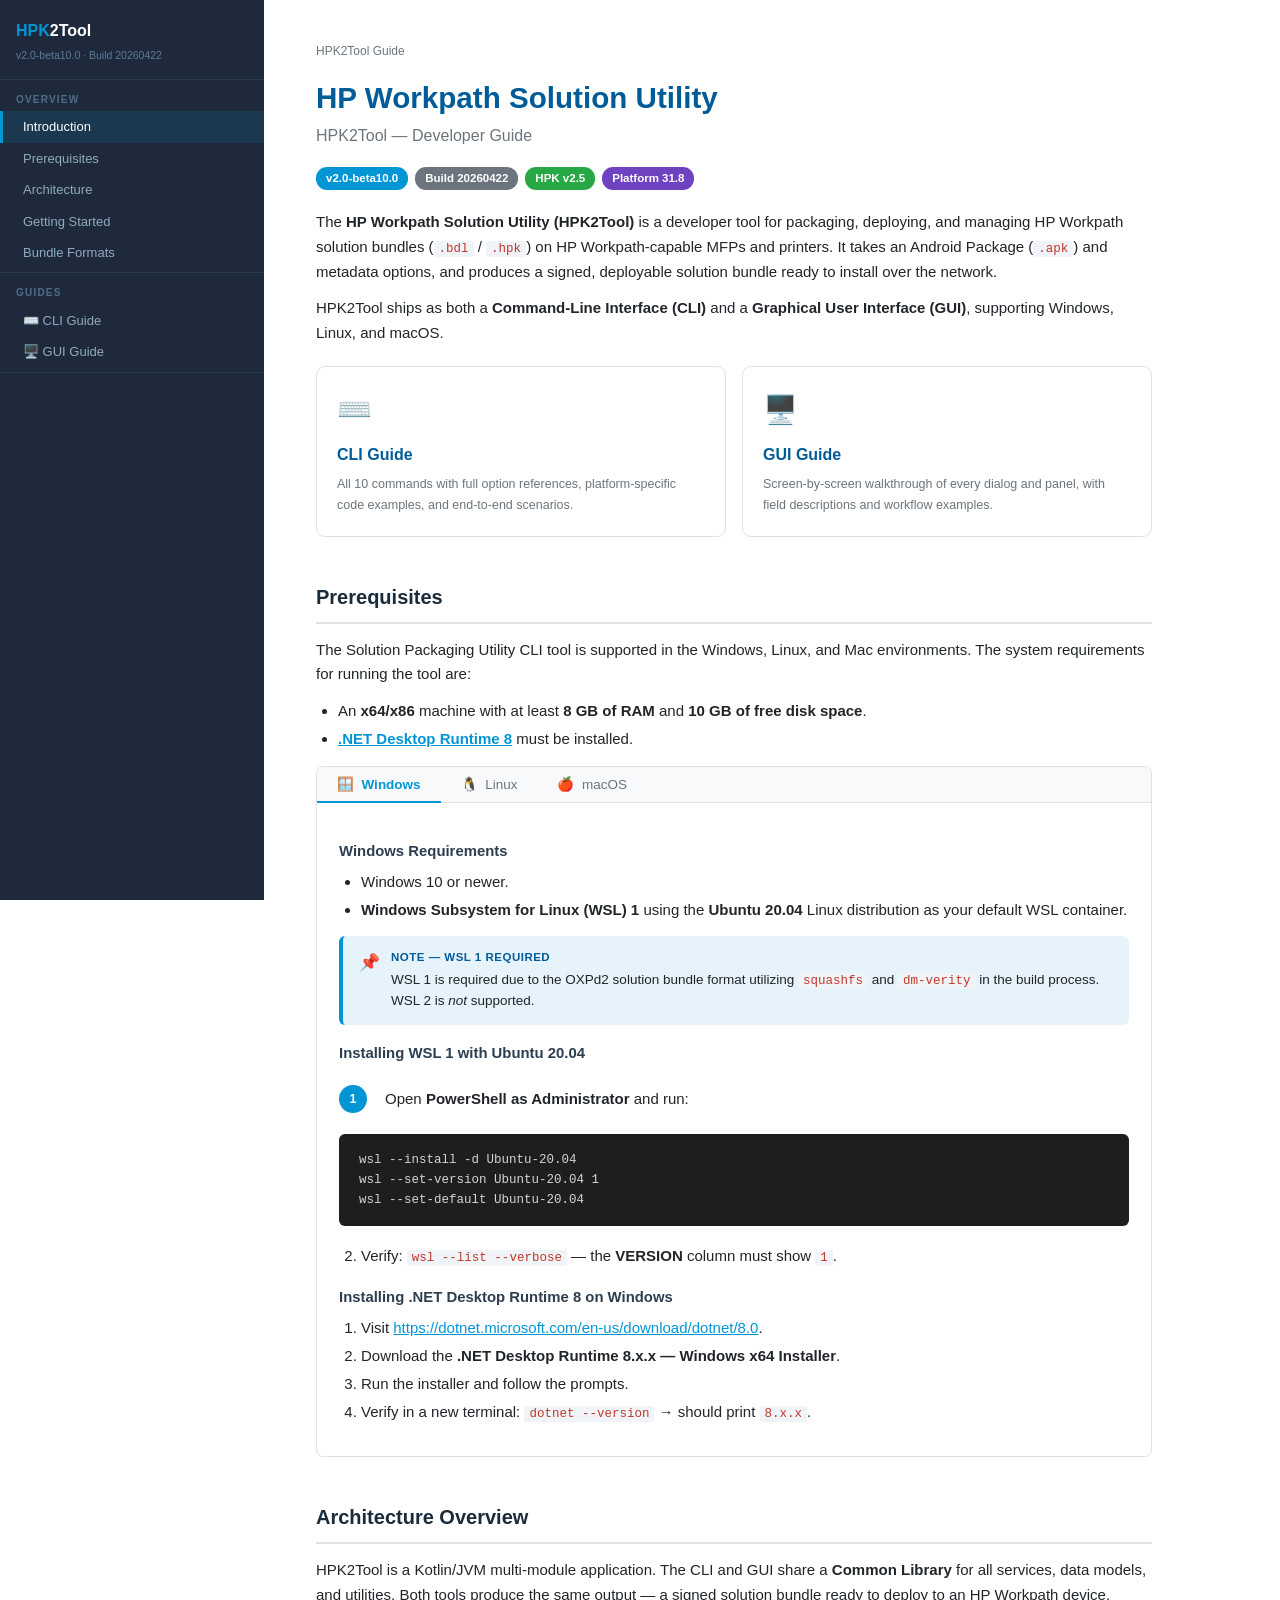
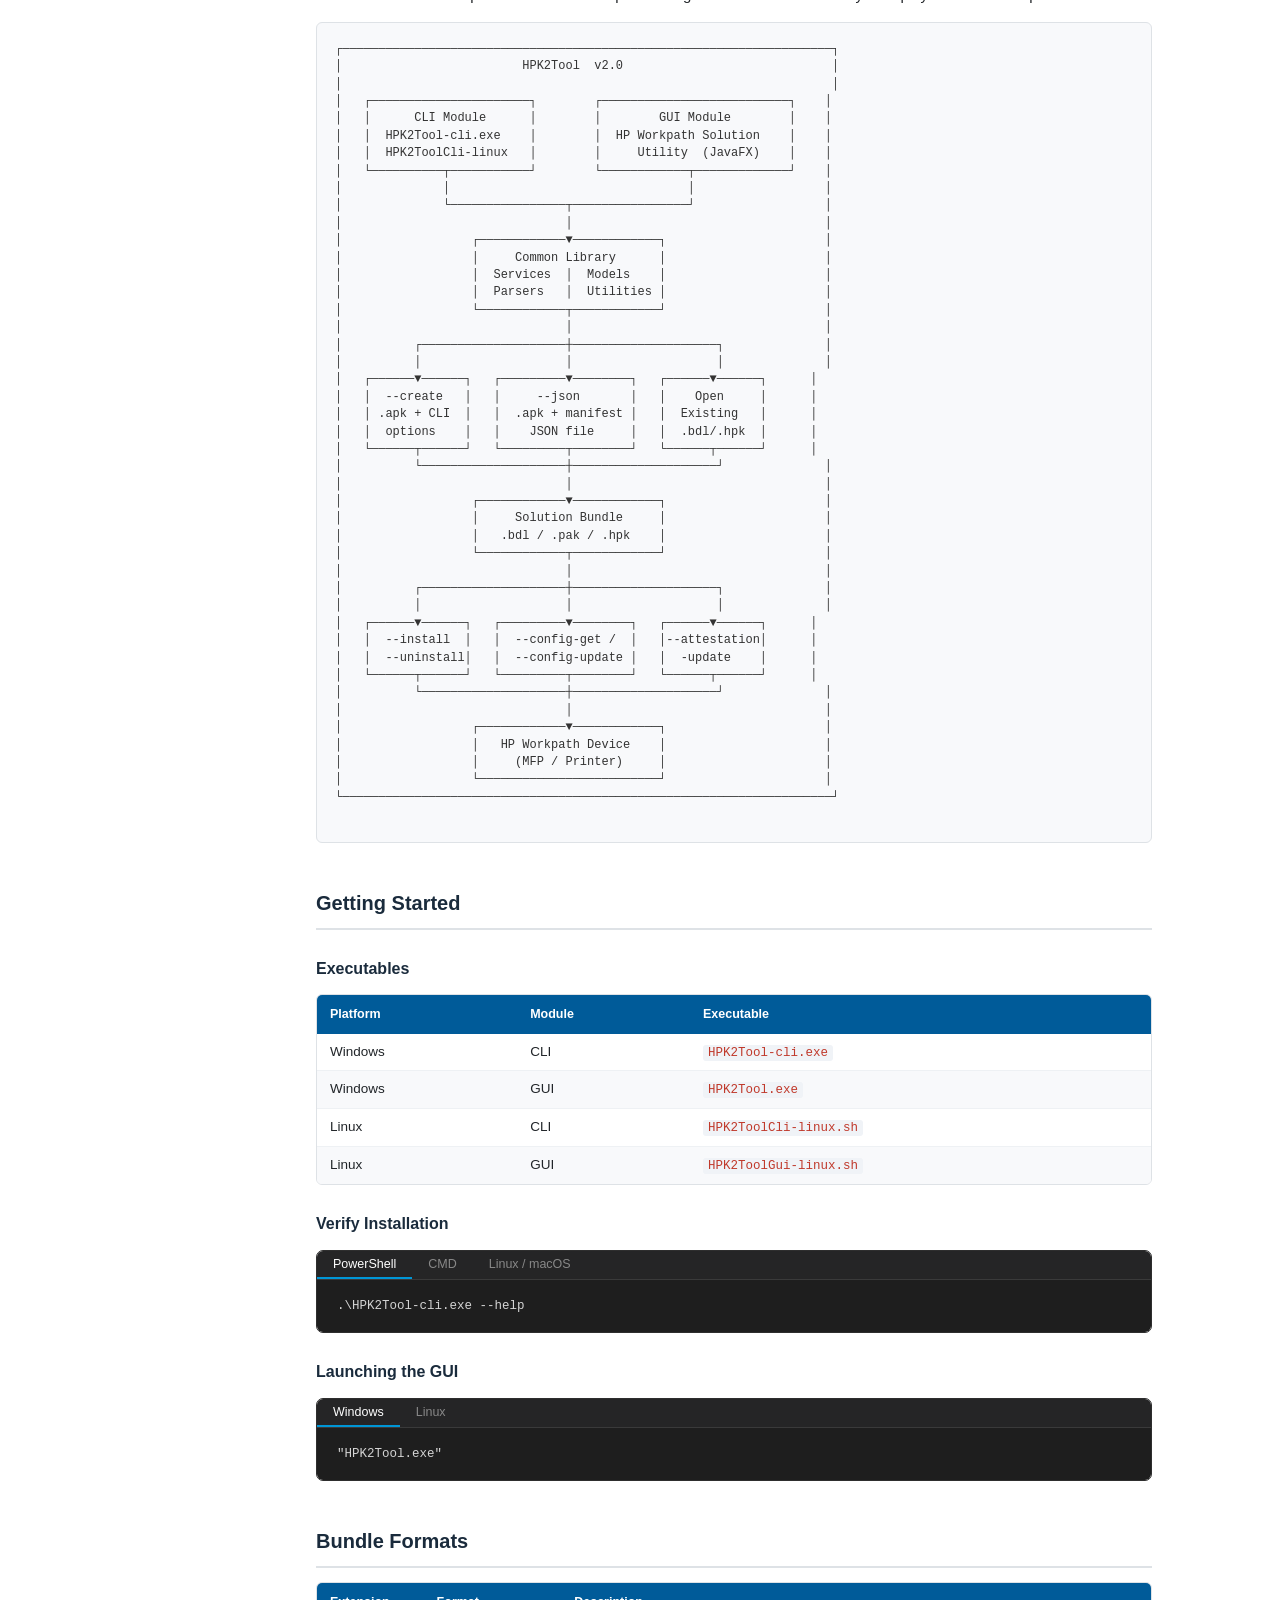
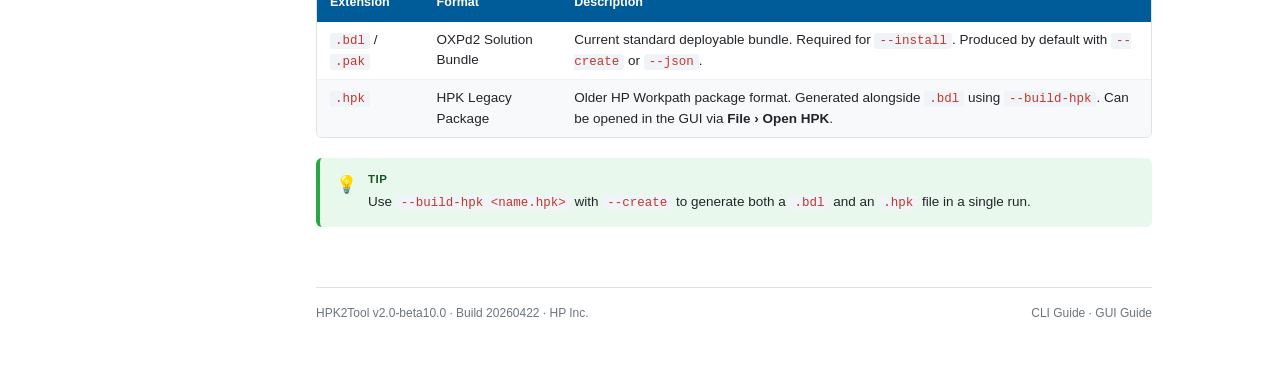
<file: HPK2Tool_Guide/index.html>
<!DOCTYPE html>
<html lang="en">
<head>
  <meta charset="UTF-8">
  <meta name="viewport" content="width=device-width, initial-scale=1.0">
  <title>HPK2Tool — Developer Guide</title>
  <link rel="stylesheet" href="style.css">
</head>
<body>
<div class="layout">

  <!-- ═══ SIDEBAR ═══════════════════════════════════════════════ -->
  <aside class="sidebar">
    <div class="sidebar-header">
      <a class="logo" href="index.html"><span>HPK</span>2Tool</a>
      <div class="ver">v2.0-beta10.0 · Build 20260422</div>
    </div>

    <div class="sidebar-group">
      <div class="sidebar-group-title">Overview</div>
      <nav>
        <a href="index.html" class="active">Introduction</a>
        <a href="#prerequisites">Prerequisites</a>
        <a href="#architecture">Architecture</a>
        <a href="#getting-started">Getting Started</a>
        <a href="#bundle-formats">Bundle Formats</a>
      </nav>
    </div>

    <div class="sidebar-group">
      <div class="sidebar-group-title">Guides</div>
      <nav>
        <a href="cli.html">⌨️ CLI Guide</a>
        <a href="gui.html">🖥️ GUI Guide</a>
      </nav>
    </div>
  </aside>

  <!-- ═══ CONTENT ═══════════════════════════════════════════════ -->
  <main class="content">

    <div class="breadcrumb">HPK2Tool Guide</div>

    <h1>HP Workpath Solution Utility</h1>
    <p class="page-subtitle">HPK2Tool — Developer Guide</p>

    <div class="badge-row">
      <span class="badge">v2.0-beta10.0</span>
      <span class="badge bg-gray">Build 20260422</span>
      <span class="badge bg-green">HPK v2.5</span>
      <span class="badge bg-purple">Platform 31.8</span>
    </div>

    <p>
      The <strong>HP Workpath Solution Utility (HPK2Tool)</strong> is a developer tool for packaging,
      deploying, and managing HP Workpath solution bundles (<code>.bdl</code> / <code>.hpk</code>)
      on HP Workpath-capable MFPs and printers. It takes an Android Package (<code>.apk</code>) and
      metadata options, and produces a signed, deployable solution bundle ready to install over the
      network.
    </p>
    <p>
      HPK2Tool ships as both a <strong>Command-Line Interface (CLI)</strong> and a
      <strong>Graphical User Interface (GUI)</strong>, supporting Windows, Linux, and macOS.
    </p>

    <div class="card-grid">
      <a class="card" href="cli.html">
        <div class="card-icon">⌨️</div>
        <h3>CLI Guide</h3>
        <p>All 10 commands with full option references, platform-specific code examples, and end-to-end scenarios.</p>
      </a>
      <a class="card" href="gui.html">
        <div class="card-icon">🖥️</div>
        <h3>GUI Guide</h3>
        <p>Screen-by-screen walkthrough of every dialog and panel, with field descriptions and workflow examples.</p>
      </a>
    </div>

    <!-- ─── PREREQUISITES ──────────────────────────────────────── -->
    <h2 id="prerequisites">Prerequisites</h2>

    <p>
      The Solution Packaging Utility CLI tool is supported in the Windows, Linux, and Mac environments.
      The system requirements for running the tool are:
    </p>
    <ul>
      <li>An <strong>x64/x86</strong> machine with at least <strong>8 GB of RAM</strong> and <strong>10 GB of free disk space</strong>.</li>
      <li>
        <a href="https://dotnet.microsoft.com/en-us/download/dotnet/8.0" target="_blank"
           rel="noopener"><strong>.NET Desktop Runtime 8</strong></a> must be installed.
      </li>
    </ul>

    <div class="os-section" id="os-reqs">
      <div class="os-tabs">
        <button class="os-tab-btn active" data-os="windows">🪟&nbsp; Windows</button>
        <button class="os-tab-btn"        data-os="linux">🐧&nbsp; Linux</button>
        <button class="os-tab-btn"        data-os="macos">🍎&nbsp; macOS</button>
      </div>

      <!-- WINDOWS -->
      <div class="os-panel active" data-os="windows">
        <h4>Windows Requirements</h4>
        <ul>
          <li>Windows 10 or newer.</li>
          <li>
            <strong>Windows Subsystem for Linux (WSL) 1</strong> using the
            <strong>Ubuntu 20.04</strong> Linux distribution as your default WSL container.
          </li>
        </ul>
        <div class="callout note">
          <span class="callout-icon">📌</span>
          <div class="callout-body">
            <strong>Note — WSL 1 Required</strong>
            WSL 1 is required due to the OXPd2 solution bundle format utilizing
            <code>squashfs</code> and <code>dm-verity</code> in the build process.
            WSL 2 is <em>not</em> supported.
          </div>
        </div>

        <h4>Installing WSL 1 with Ubuntu 20.04</h4>
        <ol class="steps">
          <li>Open <strong>PowerShell as Administrator</strong> and run:</li>
        </ol>
<pre class="standalone">wsl --install -d Ubuntu-20.04
wsl --set-version Ubuntu-20.04 1
wsl --set-default Ubuntu-20.04</pre>
        <ol start="2">
          <li>Verify: <code>wsl --list --verbose</code> — the <strong>VERSION</strong> column must show <code>1</code>.</li>
        </ol>

        <h4>Installing .NET Desktop Runtime 8 on Windows</h4>
        <ol>
          <li>Visit <a href="https://dotnet.microsoft.com/en-us/download/dotnet/8.0" target="_blank">https://dotnet.microsoft.com/en-us/download/dotnet/8.0</a>.</li>
          <li>Download the <strong>.NET Desktop Runtime 8.x.x — Windows x64 Installer</strong>.</li>
          <li>Run the installer and follow the prompts.</li>
          <li>Verify in a new terminal: <code>dotnet --version</code> → should print <code>8.x.x</code>.</li>
        </ol>
      </div>

      <!-- LINUX -->
      <div class="os-panel" data-os="linux">
        <h4>Linux Requirements</h4>
        <ul>
          <li>Debian 9+, Ubuntu 16.04+, or Fedora 30+</li>
        </ul>

        <h4>Installing .NET Runtime 8 on Ubuntu / Debian</h4>
<pre class="standalone">sudo apt-get update
sudo apt-get install -y dotnet-runtime-8.0</pre>
        <p>Or download the binary tarball directly from
          <a href="https://dotnet.microsoft.com/en-us/download/dotnet/8.0" target="_blank">dotnet.microsoft.com</a>
          and extract it to a directory on your <code>PATH</code>.
        </p>

        <h4>Installing .NET Runtime 8 on Fedora</h4>
<pre class="standalone">sudo dnf install dotnet-runtime-8.0</pre>

        <h4>Verify</h4>
<pre class="standalone">dotnet --version   # should print 8.x.x</pre>
      </div>

      <!-- MACOS -->
      <div class="os-panel" data-os="macos">
        <h4>macOS Requirements</h4>
        <ul>
          <li>macOS High Sierra 10.13 or newer.</li>
        </ul>
        <div class="callout warning">
          <span class="callout-icon">⚠️</span>
          <div class="callout-body">
            <strong>OpenSSL Required on Some Versions</strong>
            Some macOS versions require <strong>OpenSSL</strong> to be installed in order to
            sign your solution bundle.
          </div>
        </div>

        <h4>Installing OpenSSL via Homebrew</h4>
<pre class="standalone"># Install Homebrew if not already installed
/bin/bash -c "$(curl -fsSL https://raw.githubusercontent.com/Homebrew/install/HEAD/install.sh)"

brew install openssl

# Add to PATH — append to ~/.zshrc or ~/.bash_profile
export PATH="/usr/local/opt/openssl@3/bin:$PATH"</pre>

        <h4>Installing .NET Runtime 8 on macOS</h4>
        <ol>
          <li>Visit <a href="https://dotnet.microsoft.com/en-us/download/dotnet/8.0" target="_blank">https://dotnet.microsoft.com/en-us/download/dotnet/8.0</a>.</li>
          <li>Download the <strong>.NET Runtime 8.x.x — macOS x64</strong> (Intel) or <strong>Arm64</strong> (Apple Silicon) installer.</li>
          <li>Run the <code>.pkg</code> installer and follow the prompts.</li>
          <li>Verify: <code>dotnet --version</code></li>
        </ol>
      </div>
    </div><!-- /os-section -->

    <!-- ─── ARCHITECTURE ───────────────────────────────────────── -->
    <h2 id="architecture">Architecture Overview</h2>
    <p>
      HPK2Tool is a Kotlin/JVM multi-module application. The CLI and GUI share a
      <strong>Common Library</strong> for all services, data models, and utilities.
      Both tools produce the same output — a signed solution bundle ready to deploy to an
      HP Workpath device.
    </p>

    <div class="diagram"><pre>
┌────────────────────────────────────────────────────────────────────┐
│                         HPK2Tool  v2.0                             │
│                                                                    │
│   ┌──────────────────────┐        ┌──────────────────────────┐    │
│   │      CLI Module      │        │        GUI Module        │    │
│   │  HPK2Tool-cli.exe    │        │  HP Workpath Solution    │    │
│   │  HPK2ToolCli-linux   │        │     Utility  (JavaFX)    │    │
│   └──────────┬───────────┘        └────────────┬─────────────┘    │
│              │                                 │                  │
│              └────────────────┬────────────────┘                  │
│                               │                                   │
│                  ┌────────────▼────────────┐                      │
│                  │     Common Library      │                      │
│                  │  Services  │  Models    │                      │
│                  │  Parsers   │  Utilities │                      │
│                  └────────────┬────────────┘                      │
│                               │                                   │
│          ┌────────────────────┼────────────────────┐              │
│          │                    │                    │              │
│   ┌──────▼──────┐   ┌─────────▼────────┐   ┌──────▼──────┐      │
│   │  --create   │   │     --json       │   │    Open     │      │
│   │ .apk + CLI  │   │  .apk + manifest │   │  Existing   │      │
│   │  options    │   │    JSON file     │   │  .bdl/.hpk  │      │
│   └──────┬──────┘   └─────────┬────────┘   └──────┬──────┘      │
│          └────────────────────┼────────────────────┘              │
│                               │                                   │
│                  ┌────────────▼────────────┐                      │
│                  │     Solution Bundle     │                      │
│                  │   .bdl / .pak / .hpk    │                      │
│                  └────────────┬────────────┘                      │
│                               │                                   │
│          ┌────────────────────┼────────────────────┐              │
│          │                    │                    │              │
│   ┌──────▼──────┐   ┌─────────▼────────┐   ┌──────▼──────┐      │
│   │  --install  │   │  --config-get /  │   │--attestation│      │
│   │  --uninstall│   │  --config-update │   │  -update    │      │
│   └──────┬──────┘   └─────────┬────────┘   └──────┬──────┘      │
│          └────────────────────┼────────────────────┘              │
│                               │                                   │
│                  ┌────────────▼────────────┐                      │
│                  │   HP Workpath Device    │                      │
│                  │     (MFP / Printer)     │                      │
│                  └─────────────────────────┘                      │
└────────────────────────────────────────────────────────────────────┘
    </pre></div>

    <!-- ─── GETTING STARTED ────────────────────────────────────── -->
    <h2 id="getting-started">Getting Started</h2>

    <h3>Executables</h3>
    <div class="table-wrap">
      <table>
        <thead><tr><th>Platform</th><th>Module</th><th>Executable</th></tr></thead>
        <tbody>
          <tr><td>Windows</td><td>CLI</td><td><code>HPK2Tool-cli.exe</code></td></tr>
          <tr><td>Windows</td><td>GUI</td><td><code>HPK2Tool.exe</code></td></tr>
          <tr><td>Linux</td><td>CLI</td><td><code>HPK2ToolCli-linux.sh</code></td></tr>
          <tr><td>Linux</td><td>GUI</td><td><code>HPK2ToolGui-linux.sh</code></td></tr>
        </tbody>
      </table>
    </div>

    <h3>Verify Installation</h3>
    <div class="code-container">
      <div class="code-tabs">
        <button class="code-tab-btn active" data-tab="ps">PowerShell</button>
        <button class="code-tab-btn"        data-tab="cmd">CMD</button>
        <button class="code-tab-btn"        data-tab="linux">Linux / macOS</button>
      </div>
      <div class="code-panel active" data-tab="ps"><pre>.\HPK2Tool-cli.exe --help</pre></div>
      <div class="code-panel"        data-tab="cmd"><pre>HPK2Tool-cli.exe --help</pre></div>
      <div class="code-panel"        data-tab="linux"><pre>./HPK2ToolCli-linux.sh --help</pre></div>
    </div>

    <h3>Launching the GUI</h3>
    <div class="code-container">
      <div class="code-tabs">
        <button class="code-tab-btn active" data-tab="ps">Windows</button>
        <button class="code-tab-btn"        data-tab="linux">Linux</button>
      </div>
      <div class="code-panel active" data-tab="ps"><pre>"HPK2Tool.exe"</pre></div>
      <div class="code-panel"        data-tab="linux"><pre>./HPK2ToolGui-linux.sh</pre></div>
    </div>

    <!-- ─── BUNDLE FORMATS ────────────────────────────────────── -->
    <h2 id="bundle-formats">Bundle Formats</h2>
    <div class="table-wrap">
      <table>
        <thead><tr><th>Extension</th><th>Format</th><th>Description</th></tr></thead>
        <tbody>
          <tr>
            <td><code>.bdl</code> / <code>.pak</code></td>
            <td>OXPd2 Solution Bundle</td>
            <td>Current standard deployable bundle. Required for <code>--install</code>. Produced by default with <code>--create</code> or <code>--json</code>.</td>
          </tr>
          <tr>
            <td><code>.hpk</code></td>
            <td>HPK Legacy Package</td>
            <td>Older HP Workpath package format. Generated alongside <code>.bdl</code> using <code>--build-hpk</code>. Can be opened in the GUI via <strong>File › Open HPK</strong>.</td>
          </tr>
        </tbody>
      </table>
    </div>

    <div class="callout tip">
      <span class="callout-icon">💡</span>
      <div class="callout-body">
        <strong>Tip</strong>
        Use <code>--build-hpk &lt;name.hpk&gt;</code> with <code>--create</code> to generate both
        a <code>.bdl</code> and an <code>.hpk</code> file in a single run.
      </div>
    </div>

    <div class="content-footer">
      <span>HPK2Tool v2.0-beta10.0 · Build 20260422 · HP Inc.</span>
      <span>
        <a href="cli.html">CLI Guide</a> ·
        <a href="gui.html">GUI Guide</a>
      </span>
    </div>

  </main>
</div>

<script>
  document.addEventListener('click', function (e) {
    // Code tabs
    const codeBtn = e.target.closest('.code-tab-btn');
    if (codeBtn) {
      const c = codeBtn.closest('.code-container');
      const t = codeBtn.dataset.tab;
      c.querySelectorAll('.code-tab-btn').forEach(b => b.classList.toggle('active', b.dataset.tab === t));
      c.querySelectorAll('.code-panel').forEach(p => p.classList.toggle('active', p.dataset.tab === t));
    }
    // OS tabs
    const osBtn = e.target.closest('.os-tab-btn');
    if (osBtn) {
      const c = osBtn.closest('.os-section');
      const o = osBtn.dataset.os;
      c.querySelectorAll('.os-tab-btn').forEach(b => b.classList.toggle('active', b.dataset.os === o));
      c.querySelectorAll('.os-panel').forEach(p => p.classList.toggle('active', p.dataset.os === o));
    }
  });
</script>
</body>
</html>
</file>
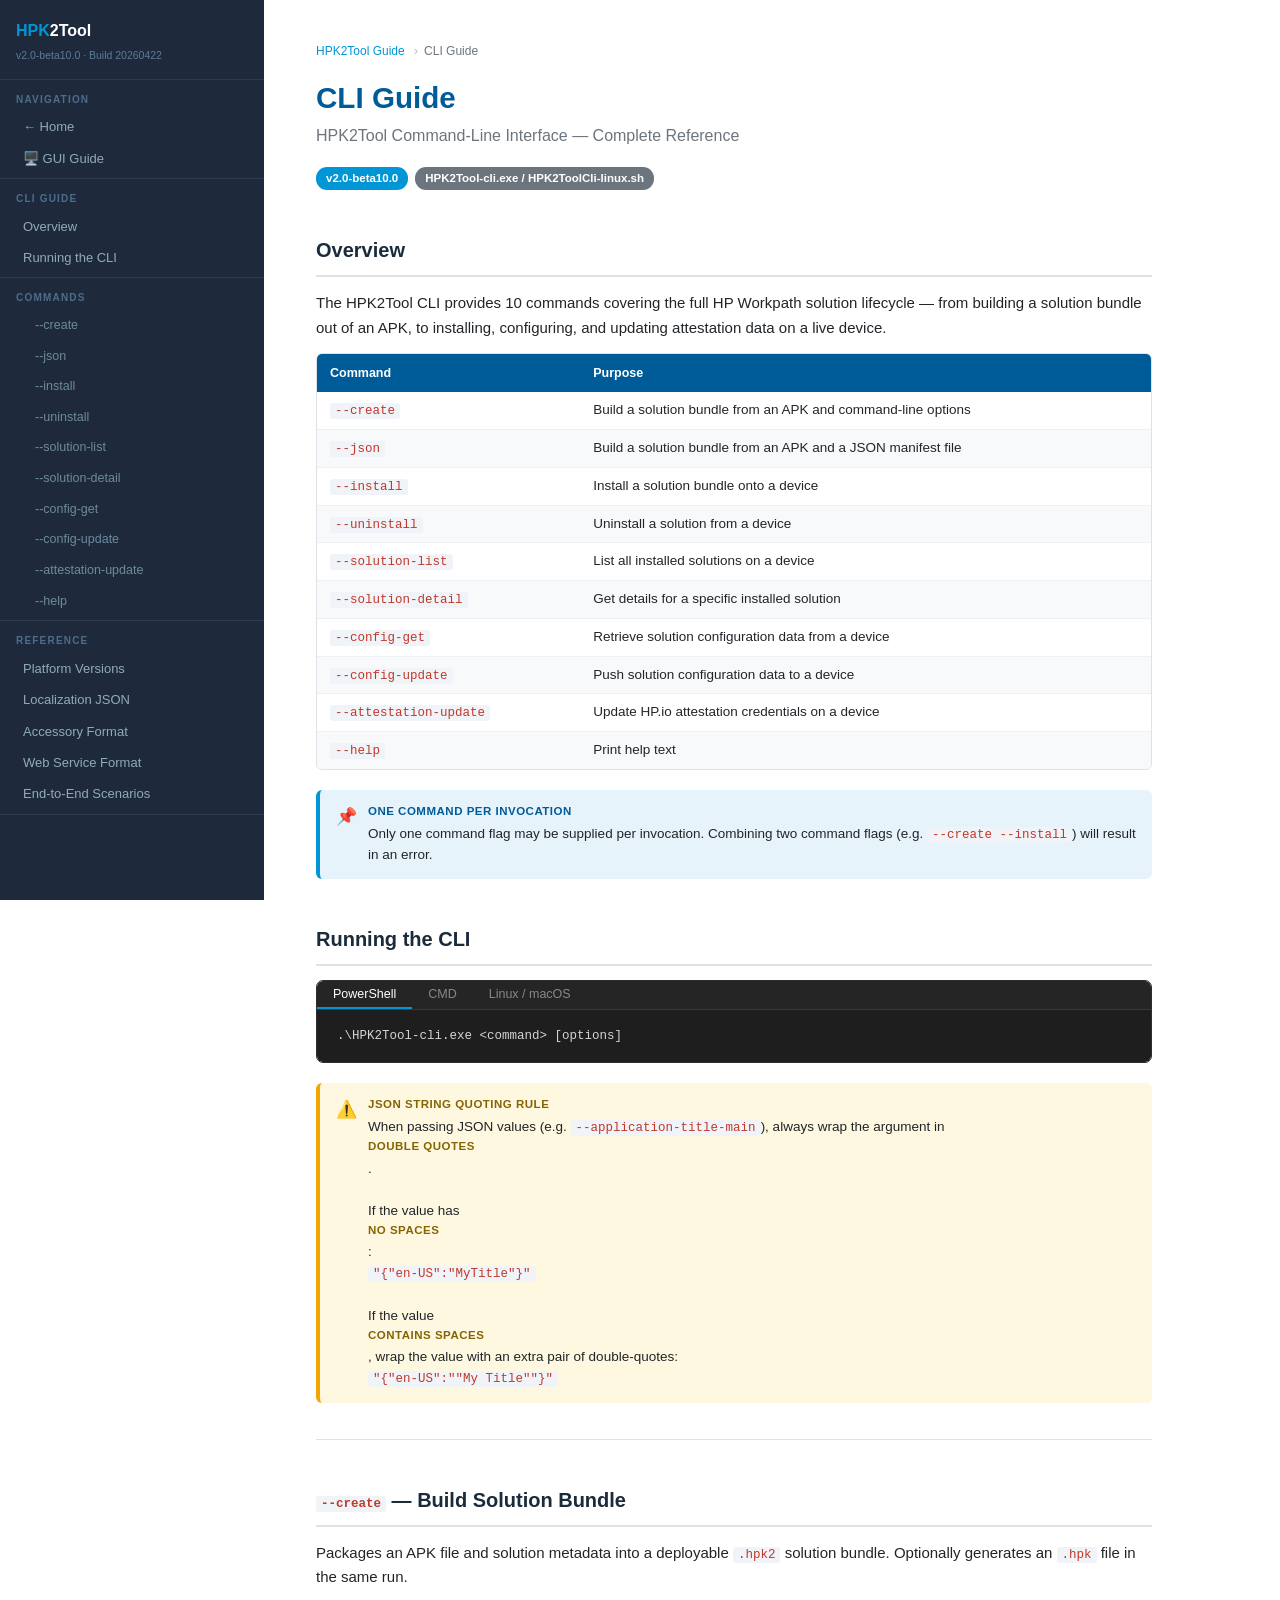
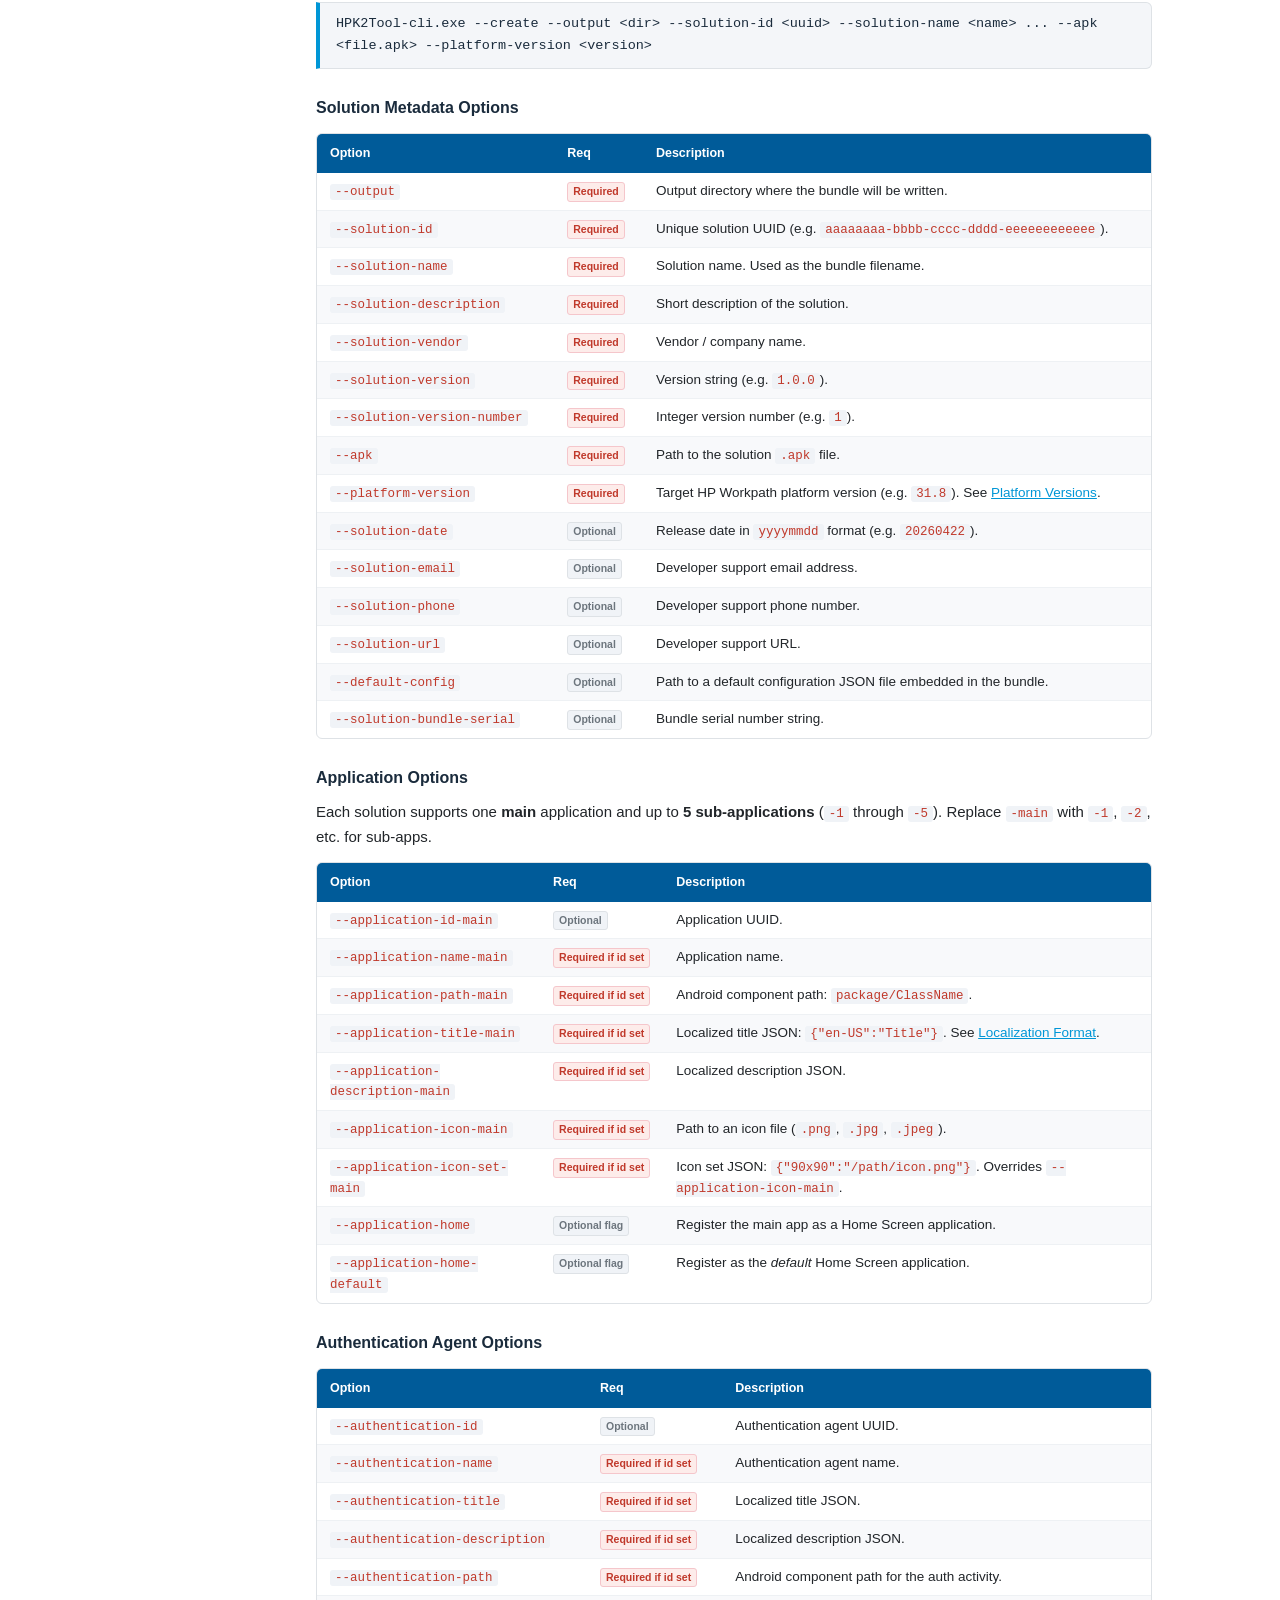
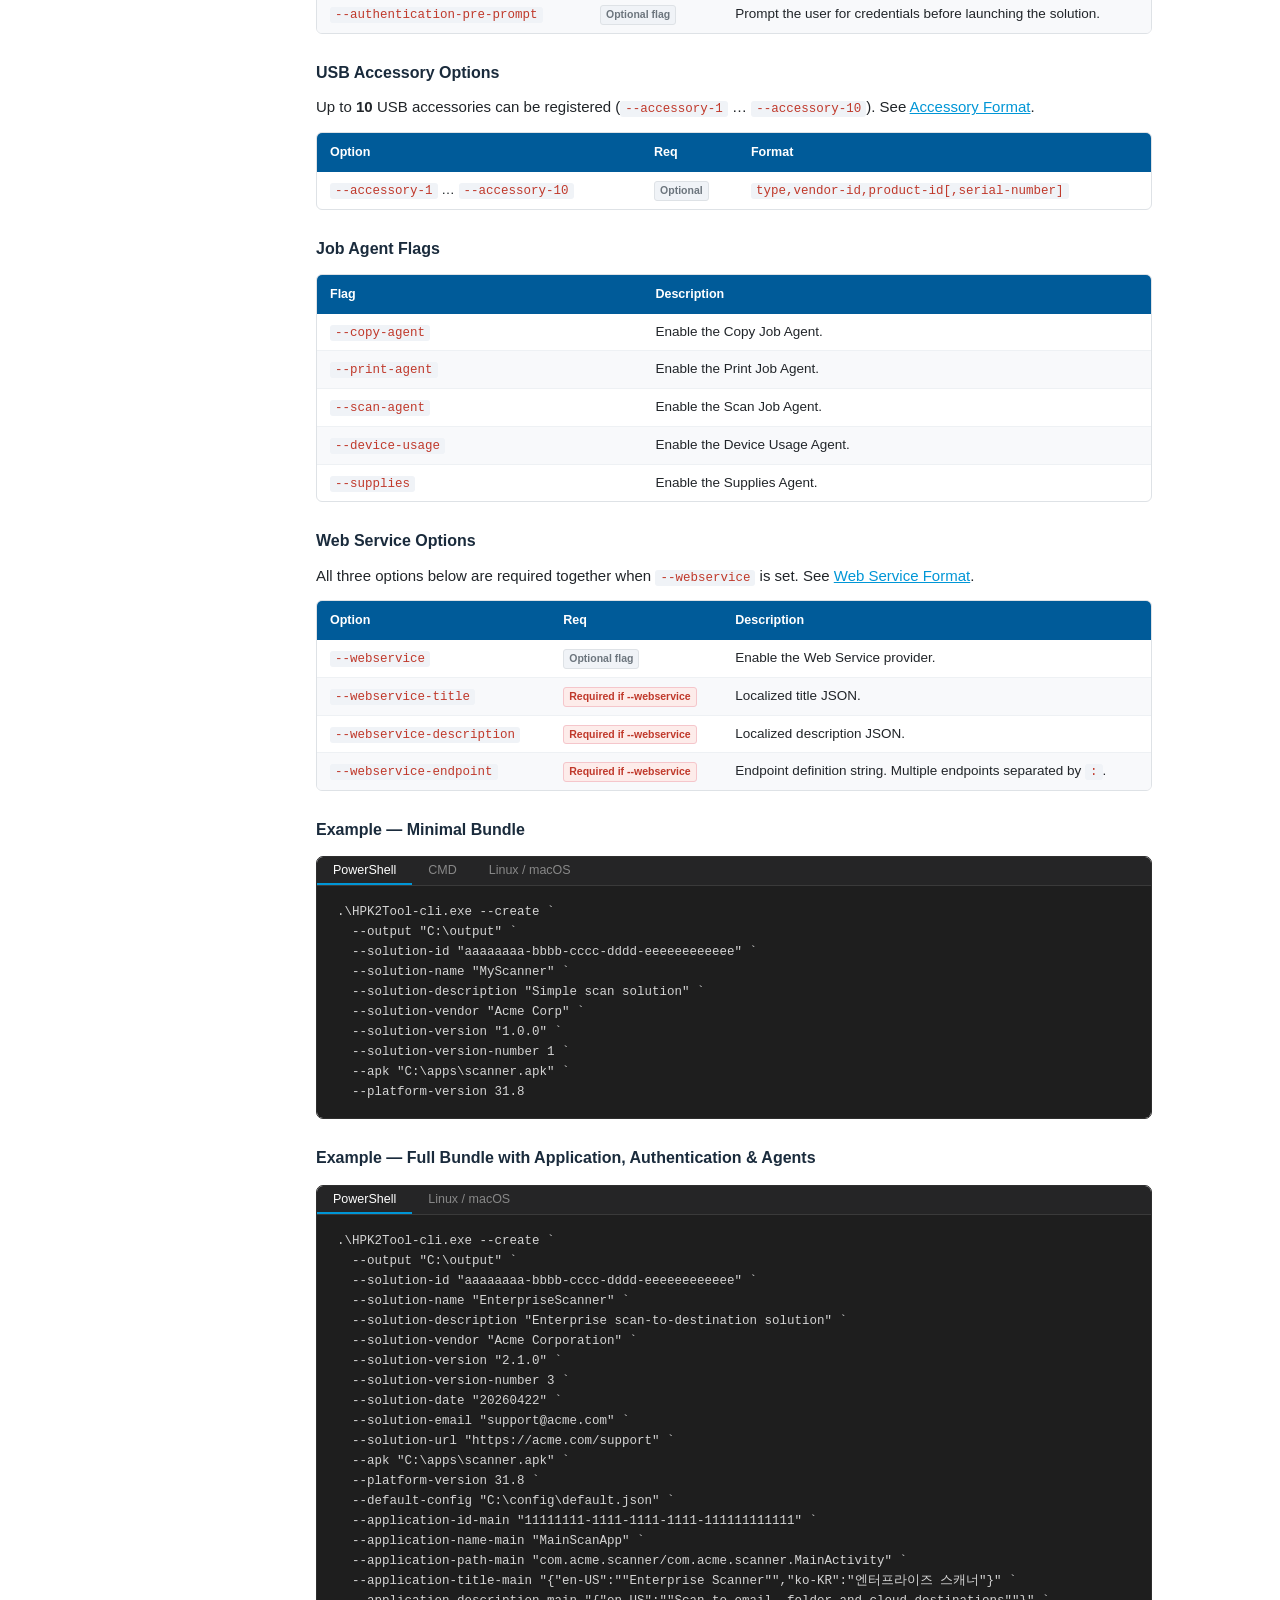
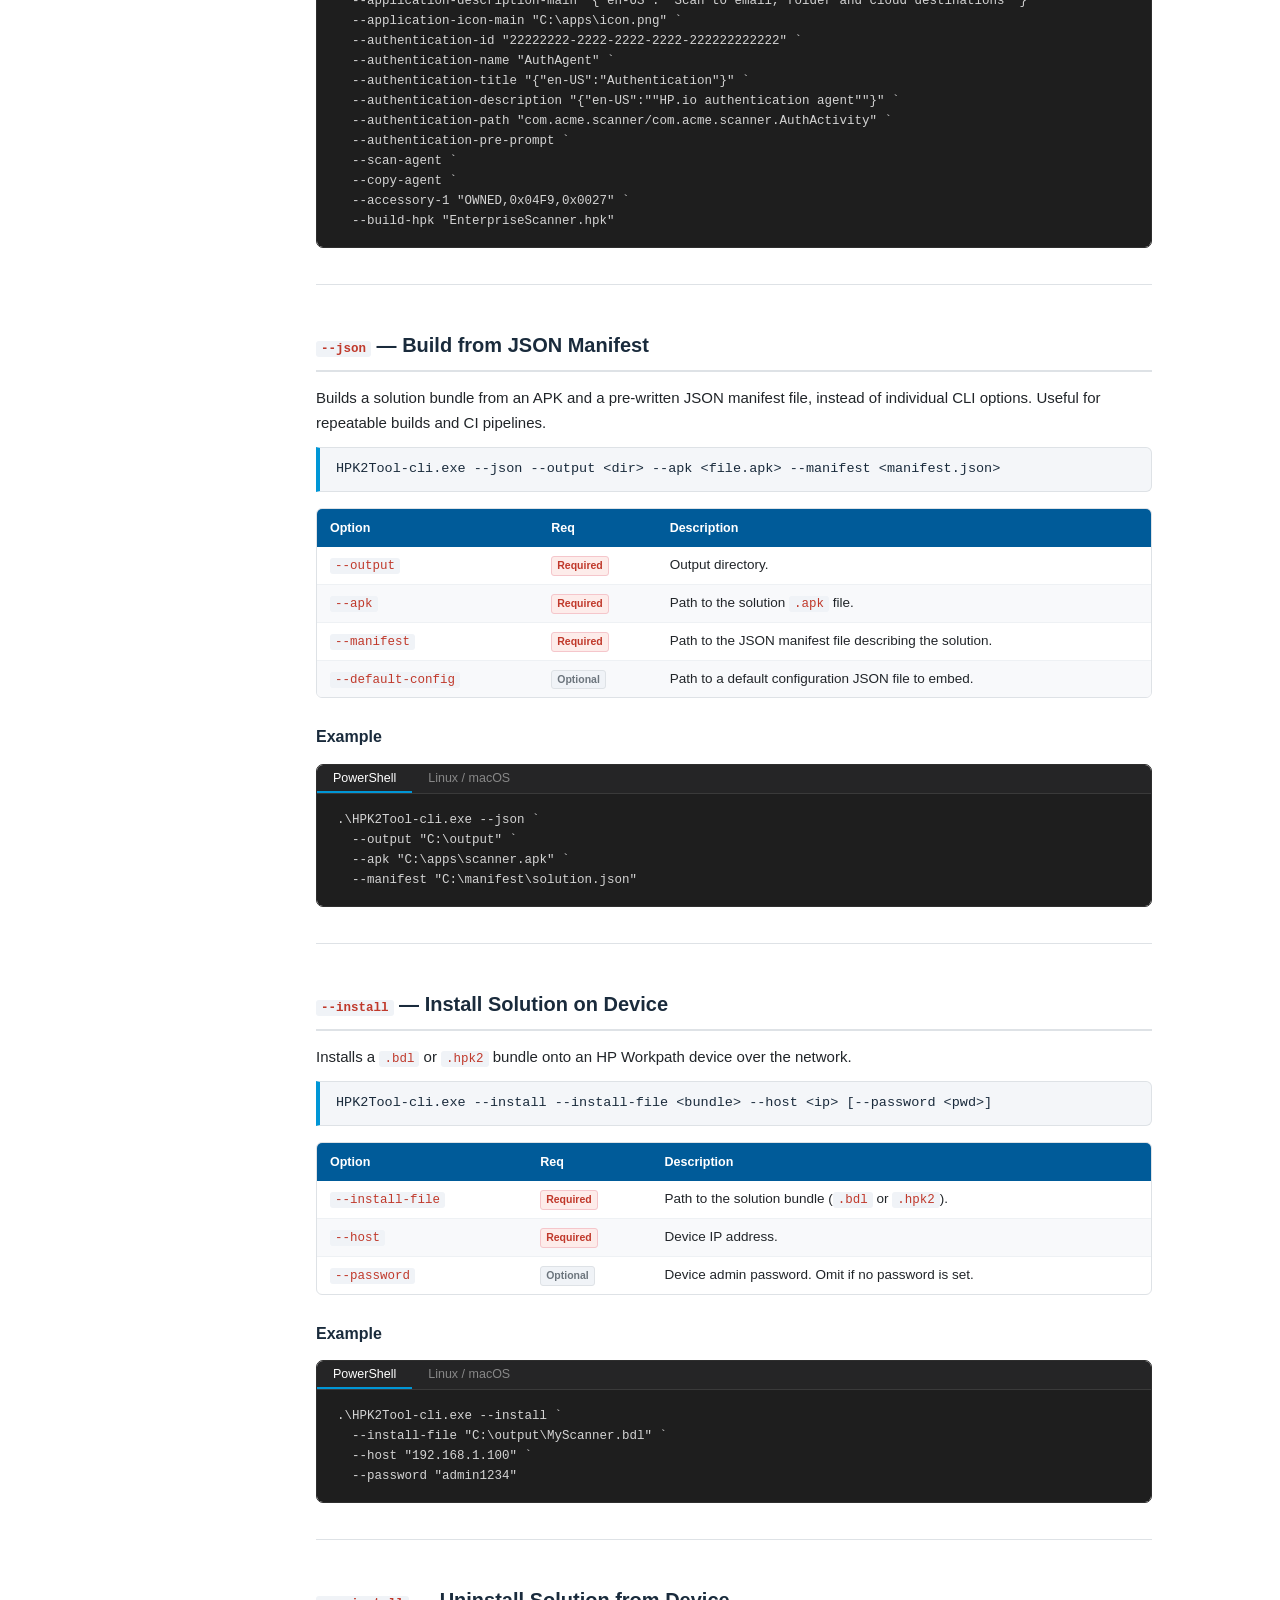
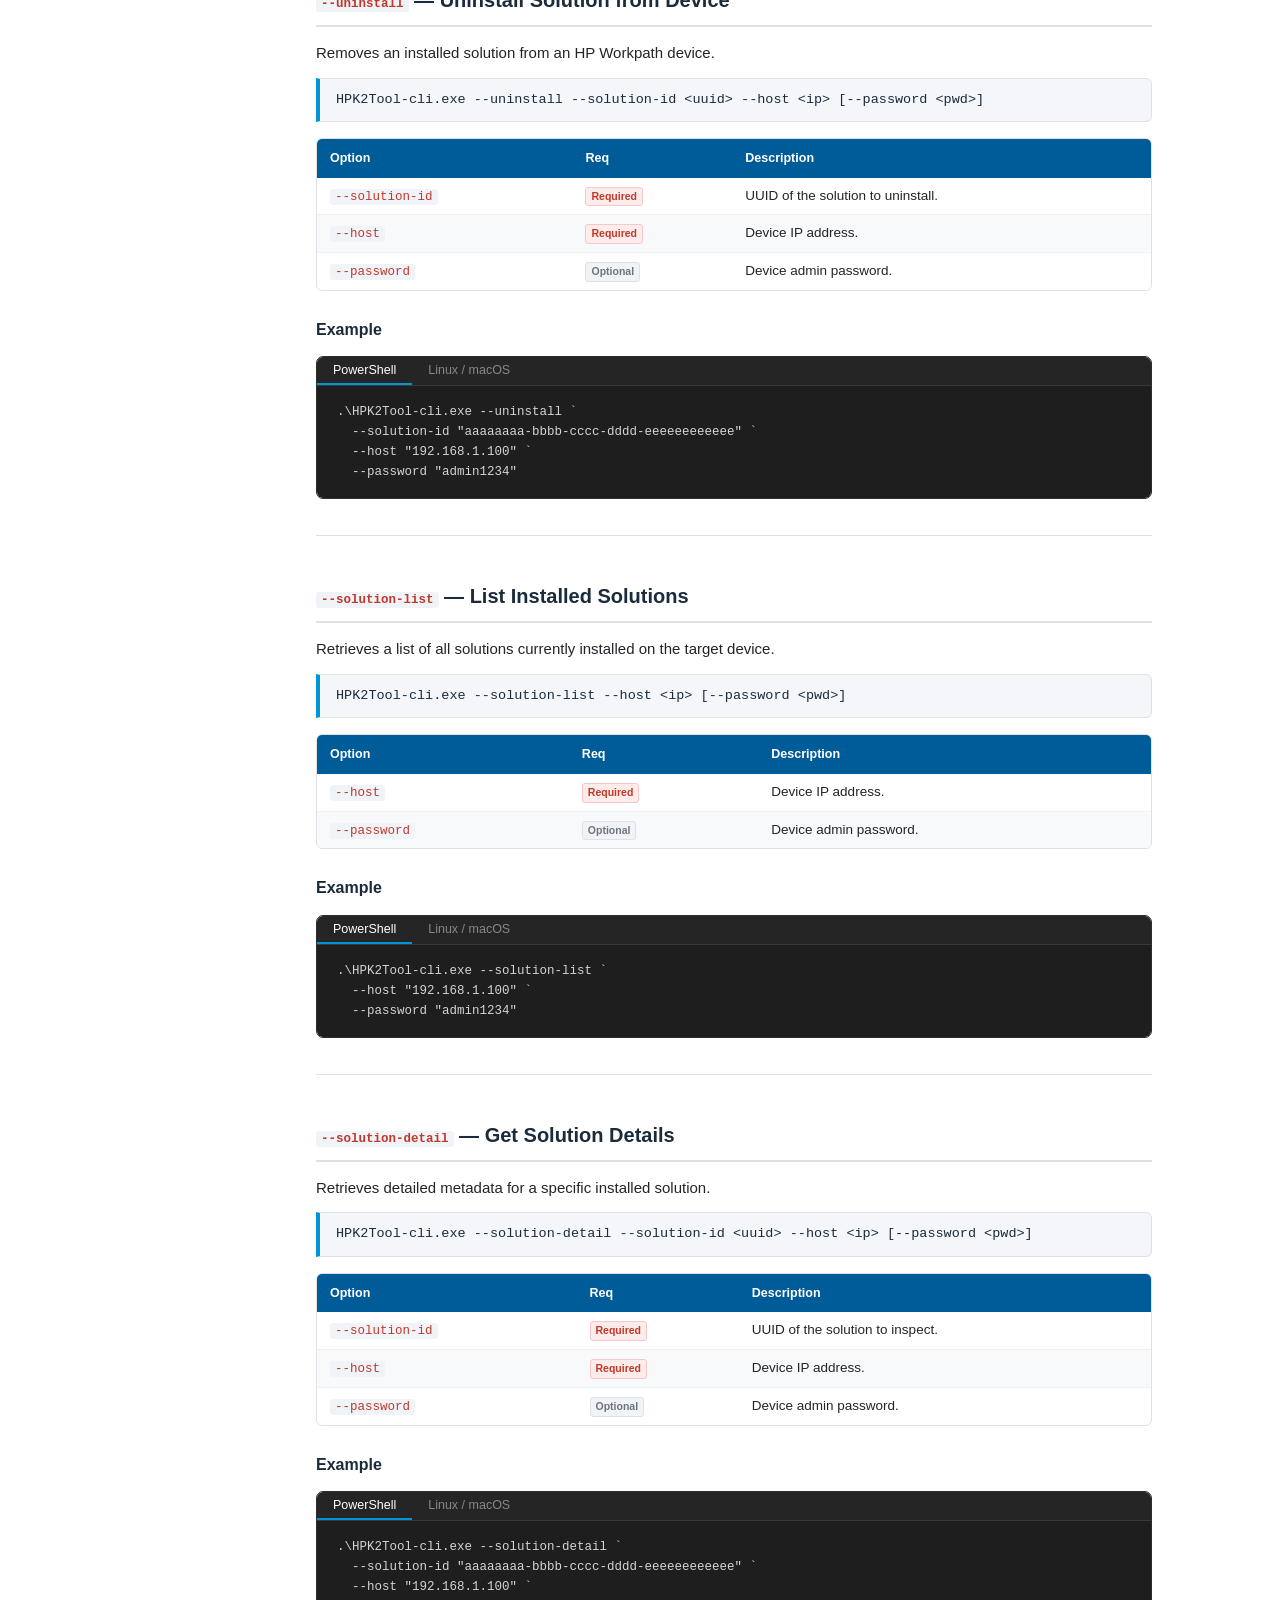
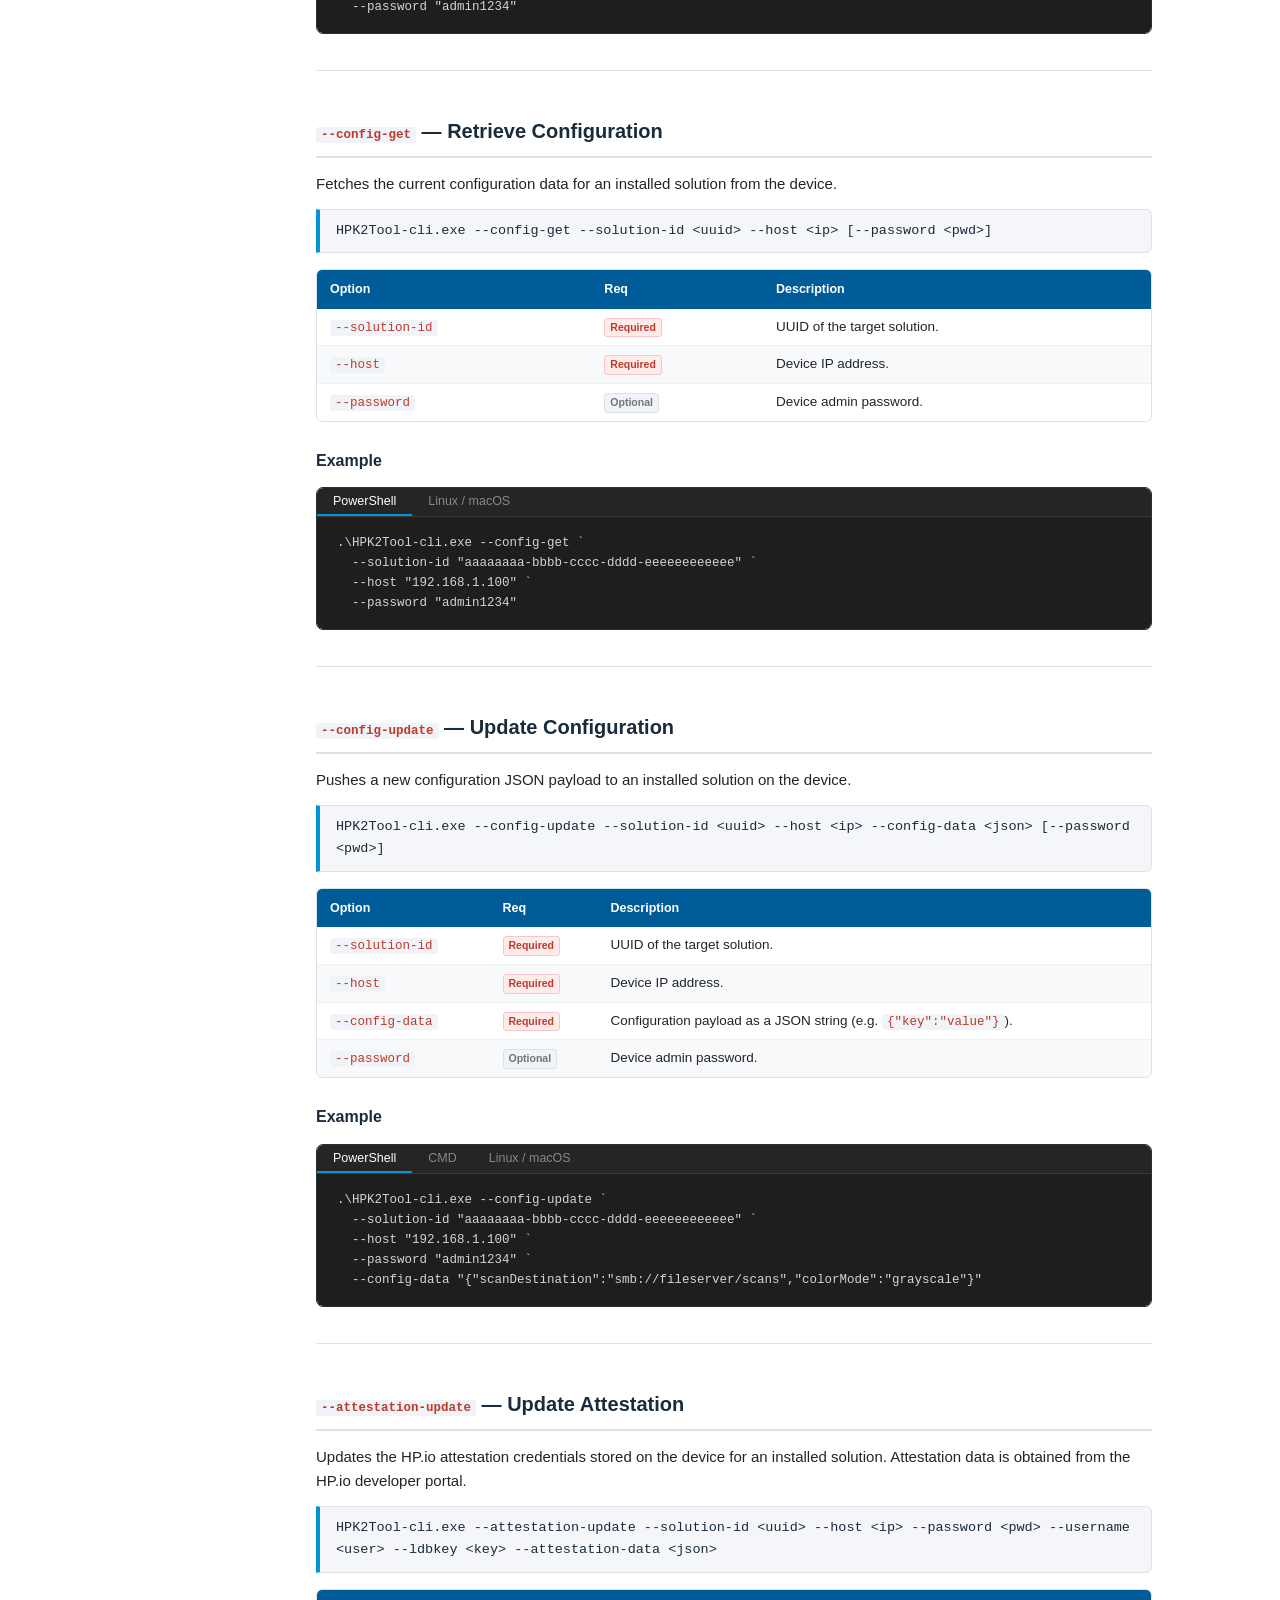
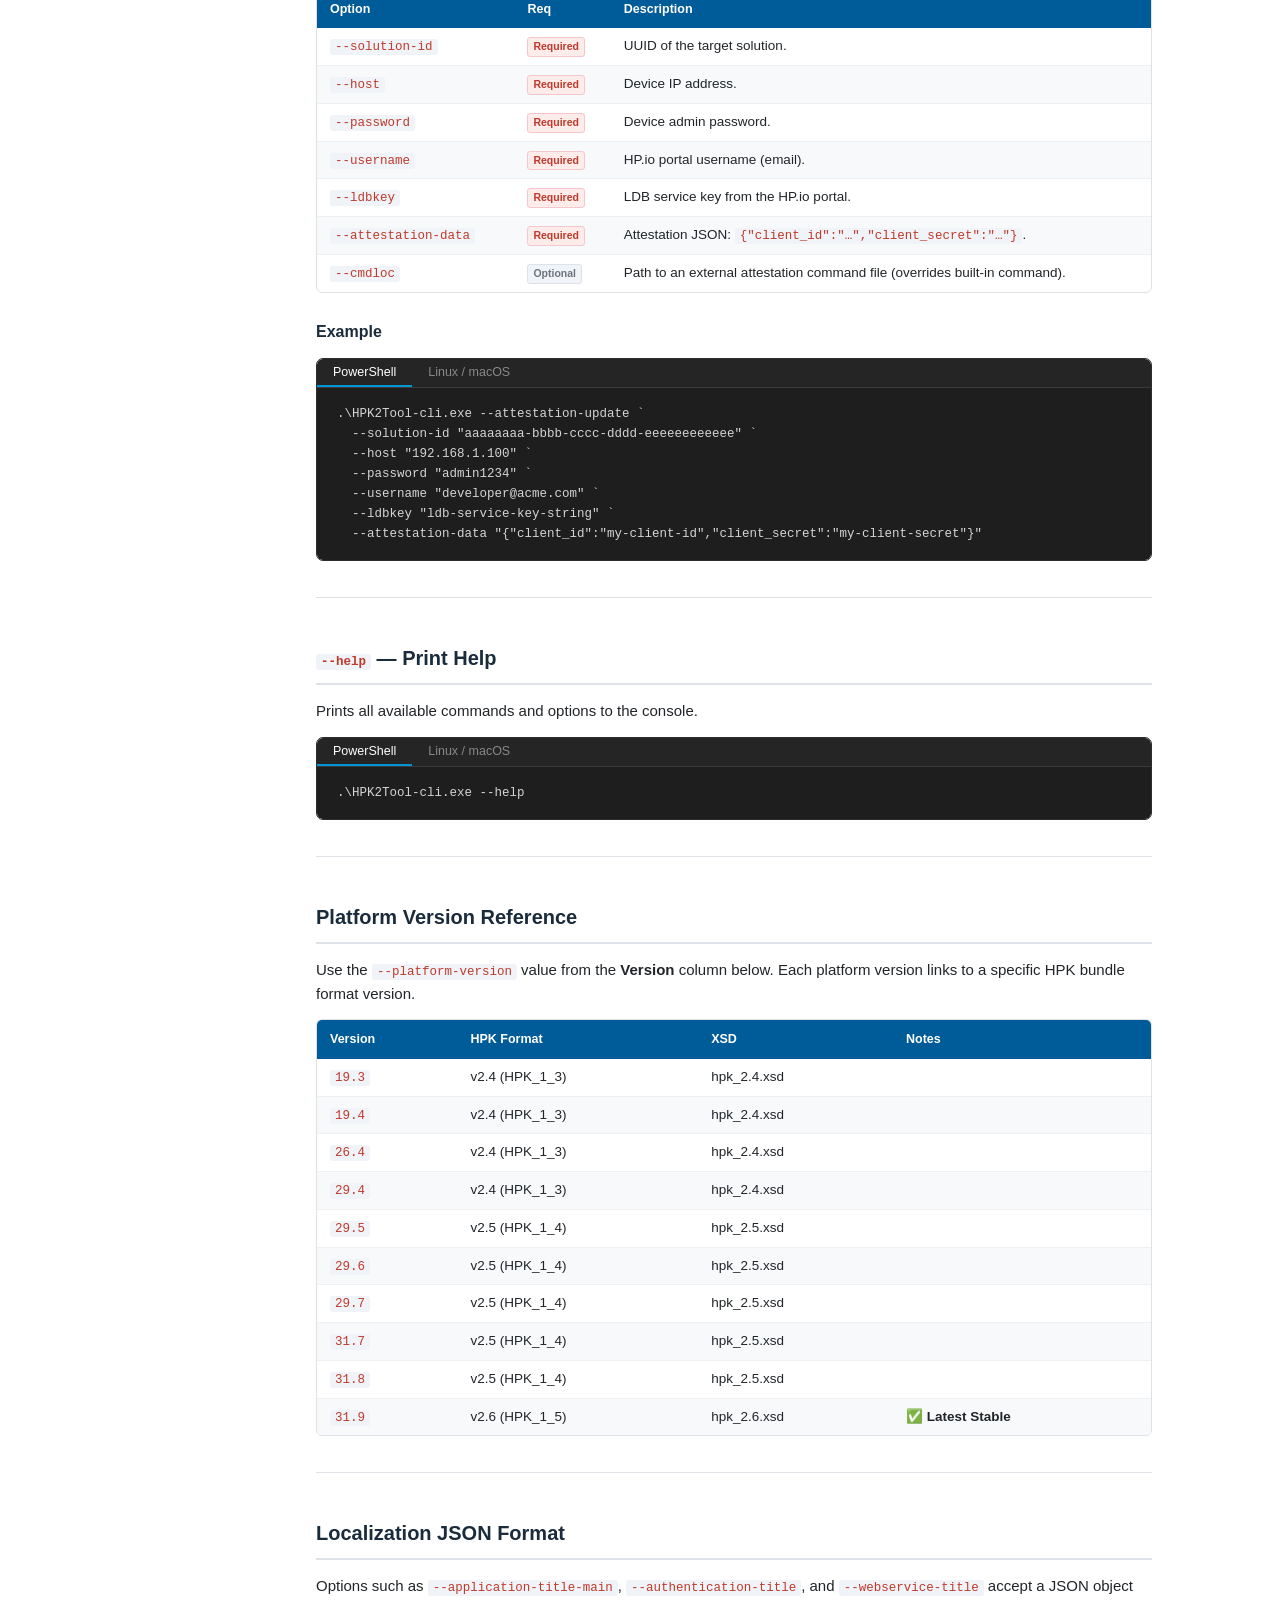
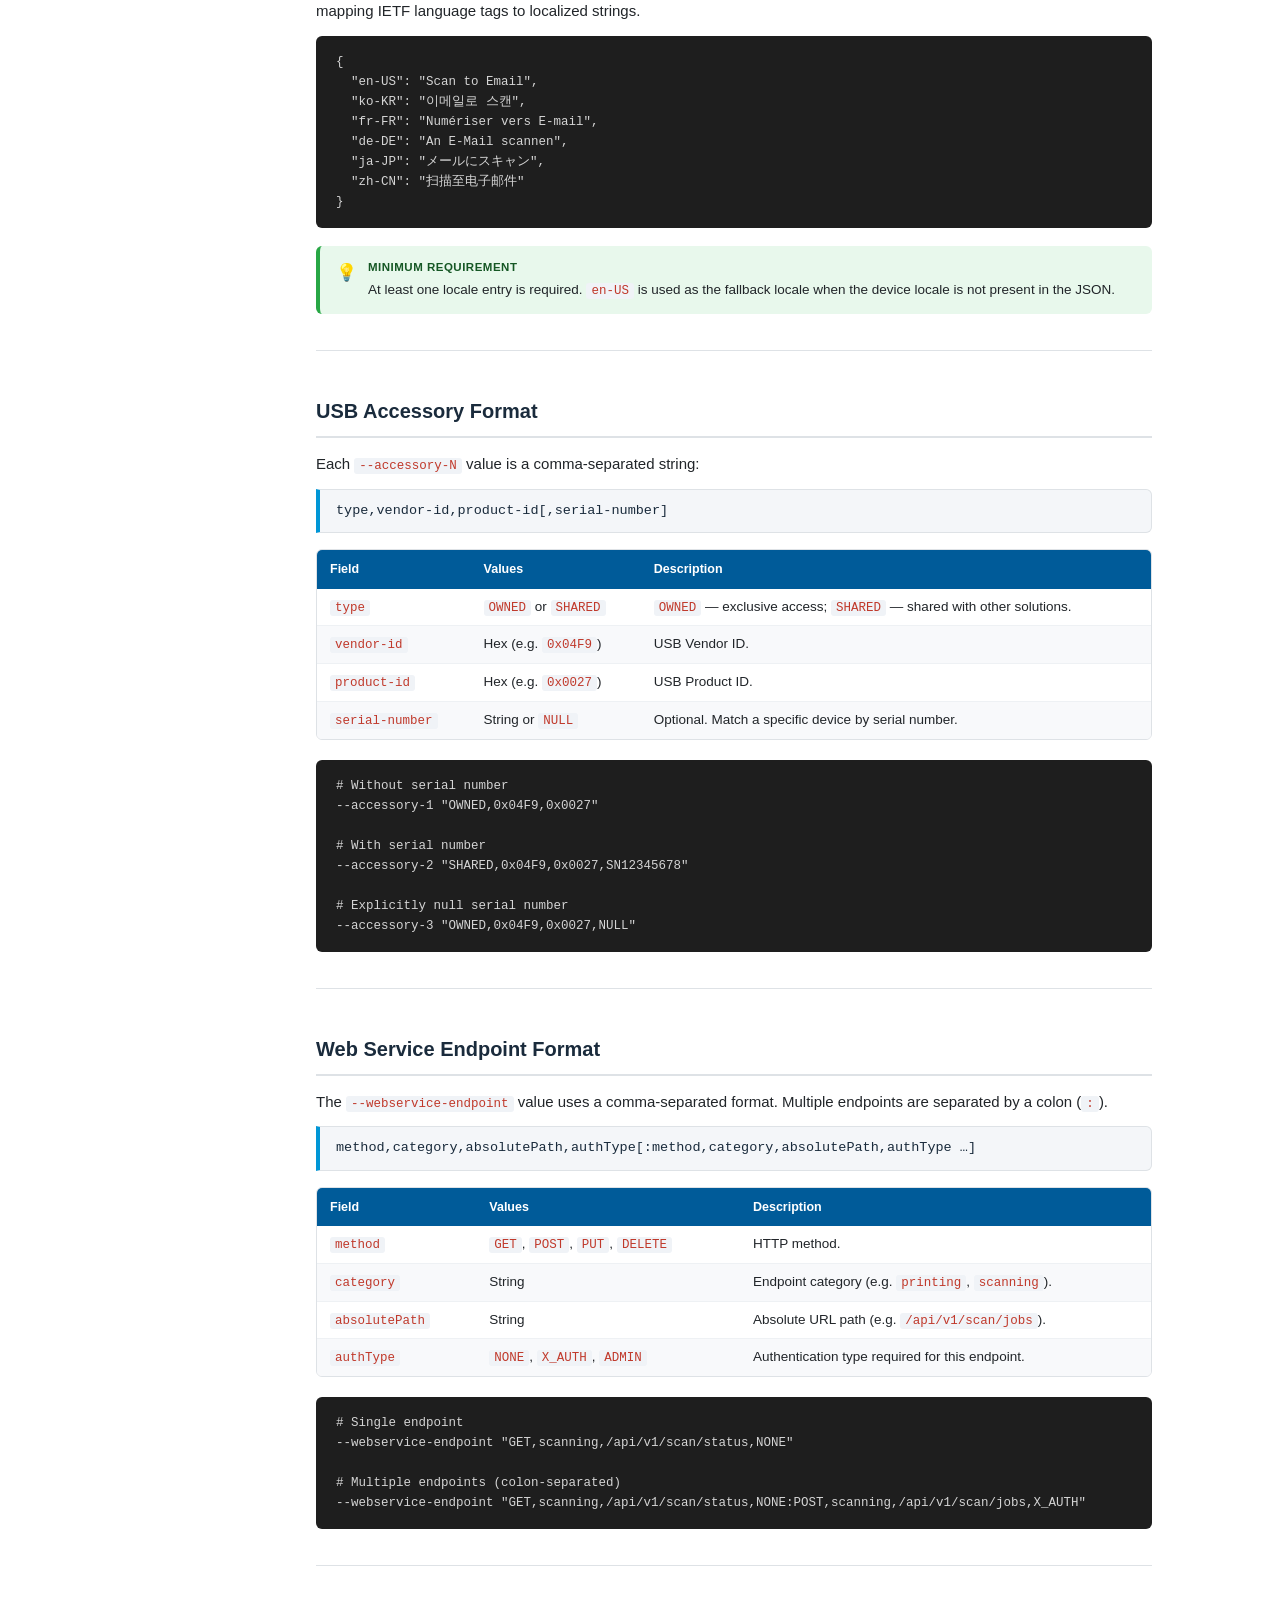
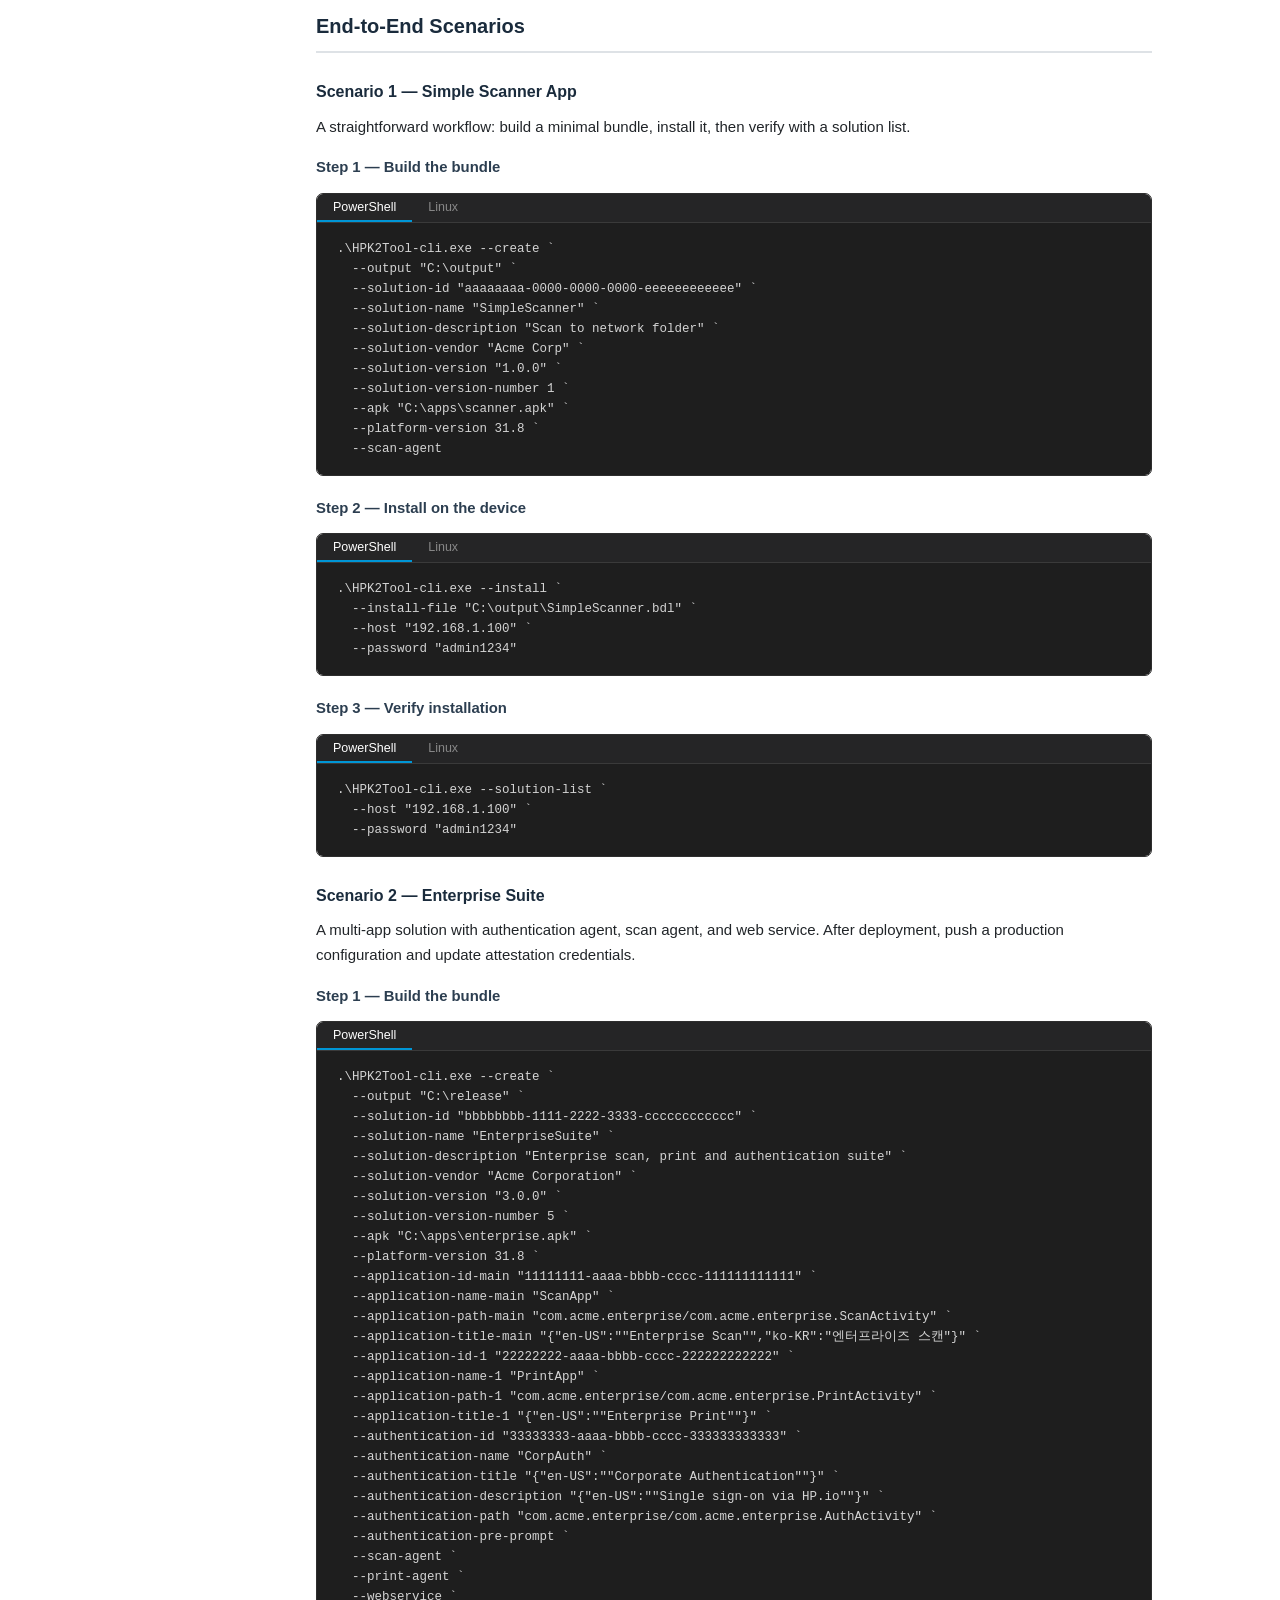
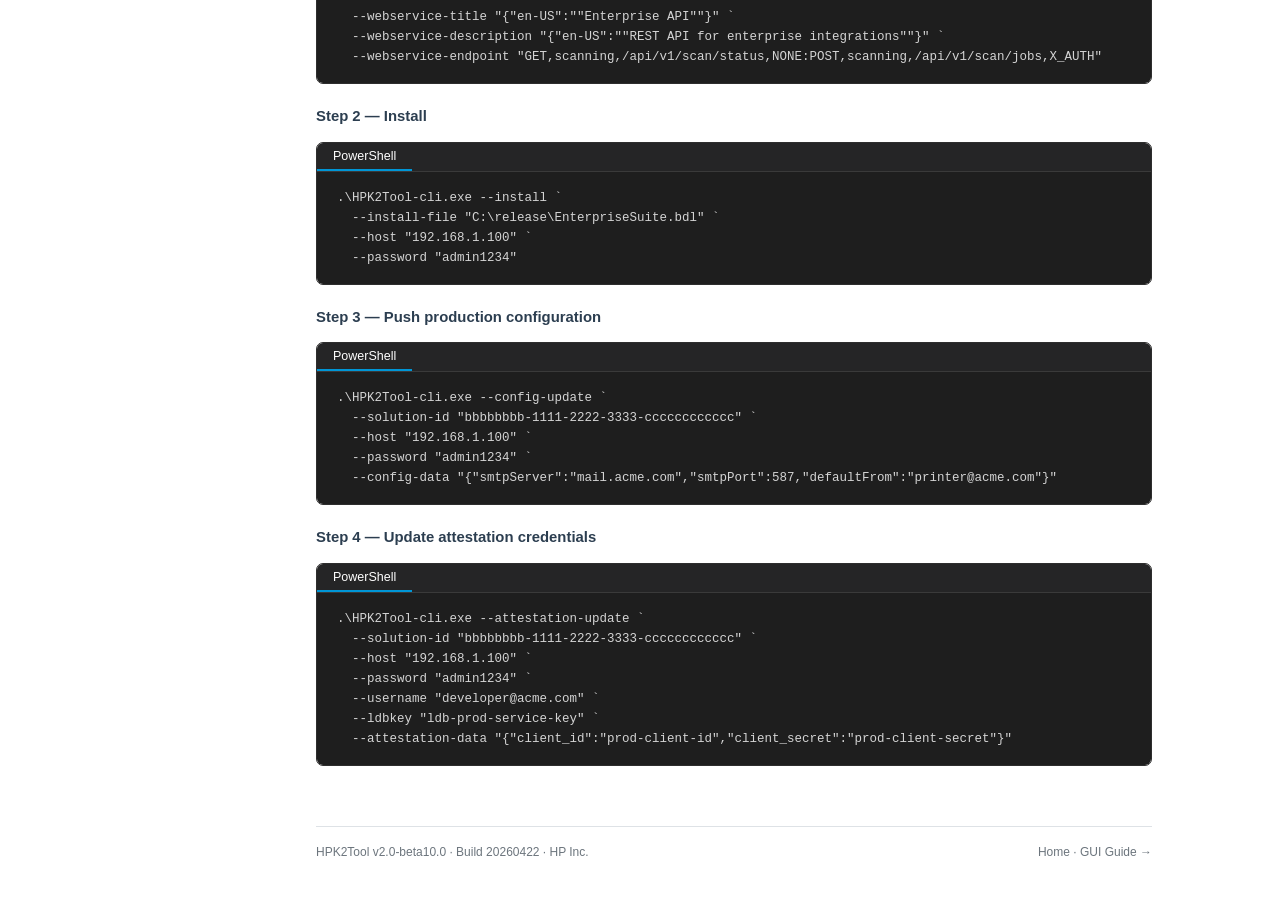
<file: HPK2Tool_Guide/cli.html>
<!DOCTYPE html>
<html lang="en">
<head>
  <meta charset="UTF-8">
  <meta name="viewport" content="width=device-width, initial-scale=1.0">
  <title>CLI Guide — HPK2Tool</title>
  <link rel="stylesheet" href="style.css">
</head>
<body>
<div class="layout">

  <!-- ═══ SIDEBAR ═══════════════════════════════════════════════ -->
  <aside class="sidebar">
    <div class="sidebar-header">
      <a class="logo" href="index.html"><span>HPK</span>2Tool</a>
      <div class="ver">v2.0-beta10.0 · Build 20260422</div>
    </div>

    <div class="sidebar-group">
      <div class="sidebar-group-title">Navigation</div>
      <nav>
        <a href="index.html">← Home</a>
        <a href="gui.html">🖥️ GUI Guide</a>
      </nav>
    </div>

    <div class="sidebar-group">
      <div class="sidebar-group-title">CLI Guide</div>
      <nav>
        <a href="#overview">Overview</a>
        <a href="#running">Running the CLI</a>
      </nav>
    </div>

    <div class="sidebar-group">
      <div class="sidebar-group-title">Commands</div>
      <nav>
        <a href="#create" class="sub">--create</a>
        <a href="#json"   class="sub">--json</a>
        <a href="#install" class="sub">--install</a>
        <a href="#uninstall" class="sub">--uninstall</a>
        <a href="#solution-list" class="sub">--solution-list</a>
        <a href="#solution-detail" class="sub">--solution-detail</a>
        <a href="#config-get" class="sub">--config-get</a>
        <a href="#config-update" class="sub">--config-update</a>
        <a href="#attestation-update" class="sub">--attestation-update</a>
        <a href="#help" class="sub">--help</a>
      </nav>
    </div>

    <div class="sidebar-group">
      <div class="sidebar-group-title">Reference</div>
      <nav>
        <a href="#platform-versions">Platform Versions</a>
        <a href="#localization-format">Localization JSON</a>
        <a href="#accessory-format">Accessory Format</a>
        <a href="#webservice-format">Web Service Format</a>
        <a href="#scenarios">End-to-End Scenarios</a>
      </nav>
    </div>
  </aside>

  <!-- ═══ CONTENT ═══════════════════════════════════════════════ -->
  <main class="content">

    <div class="breadcrumb">
      <a href="index.html">HPK2Tool Guide</a>
      <span class="sep">›</span>CLI Guide
    </div>

    <h1>CLI Guide</h1>
    <p class="page-subtitle">HPK2Tool Command-Line Interface — Complete Reference</p>
    <div class="badge-row">
      <span class="badge">v2.0-beta10.0</span>
      <span class="badge bg-gray">HPK2Tool-cli.exe / HPK2ToolCli-linux.sh</span>
    </div>

    <!-- ─── OVERVIEW ───────────────────────────────────────────── -->
    <h2 id="overview">Overview</h2>
    <p>
      The HPK2Tool CLI provides 10 commands covering the full HP Workpath solution lifecycle —
      from building a solution bundle out of an APK, to installing, configuring, and updating
      attestation data on a live device.
    </p>
    <div class="table-wrap">
      <table>
        <thead><tr><th>Command</th><th>Purpose</th></tr></thead>
        <tbody>
          <tr><td><code>--create</code></td><td>Build a solution bundle from an APK and command-line options</td></tr>
          <tr><td><code>--json</code></td><td>Build a solution bundle from an APK and a JSON manifest file</td></tr>
          <tr><td><code>--install</code></td><td>Install a solution bundle onto a device</td></tr>
          <tr><td><code>--uninstall</code></td><td>Uninstall a solution from a device</td></tr>
          <tr><td><code>--solution-list</code></td><td>List all installed solutions on a device</td></tr>
          <tr><td><code>--solution-detail</code></td><td>Get details for a specific installed solution</td></tr>
          <tr><td><code>--config-get</code></td><td>Retrieve solution configuration data from a device</td></tr>
          <tr><td><code>--config-update</code></td><td>Push solution configuration data to a device</td></tr>
          <tr><td><code>--attestation-update</code></td><td>Update HP.io attestation credentials on a device</td></tr>
          <tr><td><code>--help</code></td><td>Print help text</td></tr>
        </tbody>
      </table>
    </div>
    <div class="callout note">
      <span class="callout-icon">📌</span>
      <div class="callout-body">
        <strong>One Command Per Invocation</strong>
        Only one command flag may be supplied per invocation. Combining two command flags
        (e.g. <code>--create --install</code>) will result in an error.
      </div>
    </div>

    <!-- ─── RUNNING ────────────────────────────────────────────── -->
    <h2 id="running">Running the CLI</h2>
    <div class="code-container">
      <div class="code-tabs">
        <button class="code-tab-btn active" data-tab="ps">PowerShell</button>
        <button class="code-tab-btn"        data-tab="cmd">CMD</button>
        <button class="code-tab-btn"        data-tab="linux">Linux / macOS</button>
      </div>
      <div class="code-panel active" data-tab="ps"><pre>.\HPK2Tool-cli.exe &lt;command&gt; [options]</pre></div>
      <div class="code-panel"        data-tab="cmd"><pre>HPK2Tool-cli.exe &lt;command&gt; [options]</pre></div>
      <div class="code-panel"        data-tab="linux"><pre>./HPK2ToolCli-linux.sh &lt;command&gt; [options]</pre></div>
    </div>

    <div class="callout warning">
      <span class="callout-icon">⚠️</span>
      <div class="callout-body">
        <strong>JSON String Quoting Rule</strong>
        When passing JSON values (e.g. <code>--application-title-main</code>), always wrap the argument in <strong>double quotes</strong>.<br><br>
        If the value has <strong>no spaces</strong>:<br>
        <code>"{"en-US":"MyTitle"}"</code><br><br>
        If the value <strong>contains spaces</strong>, wrap the value with an extra pair of double-quotes:<br>
        <code>"{"en-US":""My Title""}"</code>
      </div>
    </div>

    <hr class="divider">

    <!-- ══════════════════════════════════════════════════════════
         COMMAND: --create
    ══════════════════════════════════════════════════════════════ -->
    <h2 id="create"><code>--create</code> — Build Solution Bundle</h2>
    <p>
      Packages an APK file and solution metadata into a deployable <code>.hpk2</code> solution bundle.
      Optionally generates an <code>.hpk</code> file in the same run.
    </p>
    <div class="cmd-syntax">HPK2Tool-cli.exe --create --output &lt;dir&gt; --solution-id &lt;uuid&gt; --solution-name &lt;name&gt; ... --apk &lt;file.apk&gt; --platform-version &lt;version&gt;</div>

    <h3>Solution Metadata Options</h3>
    <div class="table-wrap"><table>
      <thead><tr><th>Option</th><th>Req</th><th>Description</th></tr></thead>
      <tbody>
        <tr><td><code>--output</code></td><td><span class="req">Required</span></td><td>Output directory where the bundle will be written.</td></tr>
        <tr><td><code>--solution-id</code></td><td><span class="req">Required</span></td><td>Unique solution UUID (e.g. <code>aaaaaaaa-bbbb-cccc-dddd-eeeeeeeeeeee</code>).</td></tr>
        <tr><td><code>--solution-name</code></td><td><span class="req">Required</span></td><td>Solution name. Used as the bundle filename.</td></tr>
        <tr><td><code>--solution-description</code></td><td><span class="req">Required</span></td><td>Short description of the solution.</td></tr>
        <tr><td><code>--solution-vendor</code></td><td><span class="req">Required</span></td><td>Vendor / company name.</td></tr>
        <tr><td><code>--solution-version</code></td><td><span class="req">Required</span></td><td>Version string (e.g. <code>1.0.0</code>).</td></tr>
        <tr><td><code>--solution-version-number</code></td><td><span class="req">Required</span></td><td>Integer version number (e.g. <code>1</code>).</td></tr>
        <tr><td><code>--apk</code></td><td><span class="req">Required</span></td><td>Path to the solution <code>.apk</code> file.</td></tr>
        <tr><td><code>--platform-version</code></td><td><span class="req">Required</span></td><td>Target HP Workpath platform version (e.g. <code>31.8</code>). See <a href="#platform-versions">Platform Versions</a>.</td></tr>
        <tr><td><code>--solution-date</code></td><td><span class="opt">Optional</span></td><td>Release date in <code>yyyymmdd</code> format (e.g. <code>20260422</code>).</td></tr>
        <tr><td><code>--solution-email</code></td><td><span class="opt">Optional</span></td><td>Developer support email address.</td></tr>
        <tr><td><code>--solution-phone</code></td><td><span class="opt">Optional</span></td><td>Developer support phone number.</td></tr>
        <tr><td><code>--solution-url</code></td><td><span class="opt">Optional</span></td><td>Developer support URL.</td></tr>
        <tr><td><code>--default-config</code></td><td><span class="opt">Optional</span></td><td>Path to a default configuration JSON file embedded in the bundle.</td></tr>
        <tr><td><code>--solution-bundle-serial</code></td><td><span class="opt">Optional</span></td><td>Bundle serial number string.</td></tr>
      </tbody>
    </table></div>

    <h3>Application Options</h3>
    <p>
      Each solution supports one <strong>main</strong> application and up to
      <strong>5 sub-applications</strong> (<code>-1</code> through <code>-5</code>).
      Replace <code>-main</code> with <code>-1</code>, <code>-2</code>, etc. for sub-apps.
    </p>
    <div class="table-wrap"><table>
      <thead><tr><th>Option</th><th>Req</th><th>Description</th></tr></thead>
      <tbody>
        <tr><td><code>--application-id-main</code></td><td><span class="opt">Optional</span></td><td>Application UUID.</td></tr>
        <tr><td><code>--application-name-main</code></td><td><span class="req">Required if id set</span></td><td>Application name.</td></tr>
        <tr><td><code>--application-path-main</code></td><td><span class="req">Required if id set</span></td><td>Android component path: <code>package/ClassName</code>.</td></tr>
        <tr><td><code>--application-title-main</code></td><td><span class="req">Required if id set</span></td><td>Localized title JSON: <code>{"en-US":"Title"}</code>. See <a href="#localization-format">Localization Format</a>.</td></tr>
        <tr><td><code>--application-description-main</code></td><td><span class="req">Required if id set</span></td><td>Localized description JSON.</td></tr>
        <tr><td><code>--application-icon-main</code></td><td><span class="req">Required if id set</span></td><td>Path to an icon file (<code>.png</code>, <code>.jpg</code>, <code>.jpeg</code>).</td></tr>
        <tr><td><code>--application-icon-set-main</code></td><td><span class="req">Required if id set</span></td><td>Icon set JSON: <code>{"90x90":"/path/icon.png"}</code>. Overrides <code>--application-icon-main</code>.</td></tr>
        <tr><td><code>--application-home</code></td><td><span class="opt">Optional flag</span></td><td>Register the main app as a Home Screen application.</td></tr>
        <tr><td><code>--application-home-default</code></td><td><span class="opt">Optional flag</span></td><td>Register as the <em>default</em> Home Screen application.</td></tr>
      </tbody>
    </table></div>

    <h3>Authentication Agent Options</h3>
    <div class="table-wrap"><table>
      <thead><tr><th>Option</th><th>Req</th><th>Description</th></tr></thead>
      <tbody>
        <tr><td><code>--authentication-id</code></td><td><span class="opt">Optional</span></td><td>Authentication agent UUID.</td></tr>
        <tr><td><code>--authentication-name</code></td><td><span class="req">Required if id set</span></td><td>Authentication agent name.</td></tr>
        <tr><td><code>--authentication-title</code></td><td><span class="req">Required if id set</span></td><td>Localized title JSON.</td></tr>
        <tr><td><code>--authentication-description</code></td><td><span class="req">Required if id set</span></td><td>Localized description JSON.</td></tr>
        <tr><td><code>--authentication-path</code></td><td><span class="req">Required if id set</span></td><td>Android component path for the auth activity.</td></tr>
        <tr><td><code>--authentication-pre-prompt</code></td><td><span class="opt">Optional flag</span></td><td>Prompt the user for credentials before launching the solution.</td></tr>
      </tbody>
    </table></div>

    <h3>USB Accessory Options</h3>
    <p>Up to <strong>10</strong> USB accessories can be registered (<code>--accessory-1</code> … <code>--accessory-10</code>). See <a href="#accessory-format">Accessory Format</a>.</p>
    <div class="table-wrap"><table>
      <thead><tr><th>Option</th><th>Req</th><th>Format</th></tr></thead>
      <tbody>
        <tr><td><code>--accessory-1</code> … <code>--accessory-10</code></td><td><span class="opt">Optional</span></td><td><code>type,vendor-id,product-id[,serial-number]</code></td></tr>
      </tbody>
    </table></div>

    <h3>Job Agent Flags</h3>
    <div class="table-wrap"><table>
      <thead><tr><th>Flag</th><th>Description</th></tr></thead>
      <tbody>
        <tr><td><code>--copy-agent</code></td><td>Enable the Copy Job Agent.</td></tr>
        <tr><td><code>--print-agent</code></td><td>Enable the Print Job Agent.</td></tr>
        <tr><td><code>--scan-agent</code></td><td>Enable the Scan Job Agent.</td></tr>
        <tr><td><code>--device-usage</code></td><td>Enable the Device Usage Agent.</td></tr>
        <tr><td><code>--supplies</code></td><td>Enable the Supplies Agent.</td></tr>
      </tbody>
    </table></div>

    <h3>Web Service Options</h3>
    <p>All three options below are required together when <code>--webservice</code> is set. See <a href="#webservice-format">Web Service Format</a>.</p>
    <div class="table-wrap"><table>
      <thead><tr><th>Option</th><th>Req</th><th>Description</th></tr></thead>
      <tbody>
        <tr><td><code>--webservice</code></td><td><span class="opt">Optional flag</span></td><td>Enable the Web Service provider.</td></tr>
        <tr><td><code>--webservice-title</code></td><td><span class="req">Required if --webservice</span></td><td>Localized title JSON.</td></tr>
        <tr><td><code>--webservice-description</code></td><td><span class="req">Required if --webservice</span></td><td>Localized description JSON.</td></tr>
        <tr><td><code>--webservice-endpoint</code></td><td><span class="req">Required if --webservice</span></td><td>Endpoint definition string. Multiple endpoints separated by <code>:</code>.</td></tr>
      </tbody>
    </table></div>

    <h3>Example — Minimal Bundle</h3>
    <div class="code-container">
      <div class="code-tabs">
        <button class="code-tab-btn active" data-tab="ps">PowerShell</button>
        <button class="code-tab-btn"        data-tab="cmd">CMD</button>
        <button class="code-tab-btn"        data-tab="linux">Linux / macOS</button>
      </div>
      <div class="code-panel active" data-tab="ps"><pre>.\HPK2Tool-cli.exe --create `
  --output "C:\output" `
  --solution-id "aaaaaaaa-bbbb-cccc-dddd-eeeeeeeeeeee" `
  --solution-name "MyScanner" `
  --solution-description "Simple scan solution" `
  --solution-vendor "Acme Corp" `
  --solution-version "1.0.0" `
  --solution-version-number 1 `
  --apk "C:\apps\scanner.apk" `
  --platform-version 31.8</pre></div>
      <div class="code-panel" data-tab="cmd"><pre>HPK2Tool-cli.exe --create ^
  --output "C:\output" ^
  --solution-id "aaaaaaaa-bbbb-cccc-dddd-eeeeeeeeeeee" ^
  --solution-name "MyScanner" ^
  --solution-description "Simple scan solution" ^
  --solution-vendor "Acme Corp" ^
  --solution-version "1.0.0" ^
  --solution-version-number 1 ^
  --apk "C:\apps\scanner.apk" ^
  --platform-version 31.8</pre></div>
      <div class="code-panel" data-tab="linux"><pre>./HPK2ToolCli-linux.sh --create \
  --output "/home/user/output" \
  --solution-id "aaaaaaaa-bbbb-cccc-dddd-eeeeeeeeeeee" \
  --solution-name "MyScanner" \
  --solution-description "Simple scan solution" \
  --solution-vendor "Acme Corp" \
  --solution-version "1.0.0" \
  --solution-version-number 1 \
  --apk "/home/user/apps/scanner.apk" \
  --platform-version 31.8</pre></div>
    </div>

    <h3>Example — Full Bundle with Application, Authentication &amp; Agents</h3>
    <div class="code-container">
      <div class="code-tabs">
        <button class="code-tab-btn active" data-tab="ps">PowerShell</button>
        <button class="code-tab-btn"        data-tab="linux">Linux / macOS</button>
      </div>
      <div class="code-panel active" data-tab="ps"><pre>.\HPK2Tool-cli.exe --create `
  --output "C:\output" `
  --solution-id "aaaaaaaa-bbbb-cccc-dddd-eeeeeeeeeeee" `
  --solution-name "EnterpriseScanner" `
  --solution-description "Enterprise scan-to-destination solution" `
  --solution-vendor "Acme Corporation" `
  --solution-version "2.1.0" `
  --solution-version-number 3 `
  --solution-date "20260422" `
  --solution-email "support@acme.com" `
  --solution-url "https://acme.com/support" `
  --apk "C:\apps\scanner.apk" `
  --platform-version 31.8 `
  --default-config "C:\config\default.json" `
  --application-id-main "11111111-1111-1111-1111-111111111111" `
  --application-name-main "MainScanApp" `
  --application-path-main "com.acme.scanner/com.acme.scanner.MainActivity" `
  --application-title-main "{"en-US":""Enterprise Scanner"","ko-KR":"엔터프라이즈 스캐너"}" `
  --application-description-main "{"en-US":""Scan to email, folder and cloud destinations""}" `
  --application-icon-main "C:\apps\icon.png" `
  --authentication-id "22222222-2222-2222-2222-222222222222" `
  --authentication-name "AuthAgent" `
  --authentication-title "{"en-US":"Authentication"}" `
  --authentication-description "{"en-US":""HP.io authentication agent""}" `
  --authentication-path "com.acme.scanner/com.acme.scanner.AuthActivity" `
  --authentication-pre-prompt `
  --scan-agent `
  --copy-agent `
  --accessory-1 "OWNED,0x04F9,0x0027" `
  --build-hpk "EnterpriseScanner.hpk"</pre></div>
      <div class="code-panel" data-tab="linux"><pre>./HPK2ToolCli-linux.sh --create \
  --output "/home/user/output" \
  --solution-id "aaaaaaaa-bbbb-cccc-dddd-eeeeeeeeeeee" \
  --solution-name "EnterpriseScanner" \
  --solution-description "Enterprise scan-to-destination solution" \
  --solution-vendor "Acme Corporation" \
  --solution-version "2.1.0" \
  --solution-version-number 3 \
  --solution-date "20260422" \
  --solution-email "support@acme.com" \
  --solution-url "https://acme.com/support" \
  --apk "/home/user/apps/scanner.apk" \
  --platform-version 31.8 \
  --default-config "/home/user/config/default.json" \
  --application-id-main "11111111-1111-1111-1111-111111111111" \
  --application-name-main "MainScanApp" \
  --application-path-main "com.acme.scanner/com.acme.scanner.MainActivity" \
  --application-title-main "{"en-US":""Enterprise Scanner"","ko-KR":"엔터프라이즈 스캐너"}" \
  --application-description-main "{"en-US":""Scan to email, folder and cloud destinations""}" \
  --application-icon-main "/home/user/apps/icon.png" \
  --authentication-id "22222222-2222-2222-2222-222222222222" \
  --authentication-name "AuthAgent" \
  --authentication-title "{"en-US":"Authentication"}" \
  --authentication-description "{"en-US":""HP.io authentication agent""}" \
  --authentication-path "com.acme.scanner/com.acme.scanner.AuthActivity" \
  --authentication-pre-prompt \
  --scan-agent \
  --copy-agent \
  --accessory-1 "OWNED,0x04F9,0x0027" \
  --build-hpk "EnterpriseScanner.hpk"</pre></div>
    </div>

    <hr class="divider">

    <!-- ══════════════════════════════════════════════════════════
         COMMAND: --json
    ══════════════════════════════════════════════════════════════ -->
    <h2 id="json"><code>--json</code> — Build from JSON Manifest</h2>
    <p>
      Builds a solution bundle from an APK and a pre-written JSON manifest file, instead of
      individual CLI options. Useful for repeatable builds and CI pipelines.
    </p>
    <div class="cmd-syntax">HPK2Tool-cli.exe --json --output &lt;dir&gt; --apk &lt;file.apk&gt; --manifest &lt;manifest.json&gt;</div>

    <div class="table-wrap"><table>
      <thead><tr><th>Option</th><th>Req</th><th>Description</th></tr></thead>
      <tbody>
        <tr><td><code>--output</code></td><td><span class="req">Required</span></td><td>Output directory.</td></tr>
        <tr><td><code>--apk</code></td><td><span class="req">Required</span></td><td>Path to the solution <code>.apk</code> file.</td></tr>
        <tr><td><code>--manifest</code></td><td><span class="req">Required</span></td><td>Path to the JSON manifest file describing the solution.</td></tr>
        <tr><td><code>--default-config</code></td><td><span class="opt">Optional</span></td><td>Path to a default configuration JSON file to embed.</td></tr>
      </tbody>
    </table></div>

    <h3>Example</h3>
    <div class="code-container">
      <div class="code-tabs">
        <button class="code-tab-btn active" data-tab="ps">PowerShell</button>
        <button class="code-tab-btn"        data-tab="linux">Linux / macOS</button>
      </div>
      <div class="code-panel active" data-tab="ps"><pre>.\HPK2Tool-cli.exe --json `
  --output "C:\output" `
  --apk "C:\apps\scanner.apk" `
  --manifest "C:\manifest\solution.json"</pre></div>
      <div class="code-panel" data-tab="linux"><pre>./HPK2ToolCli-linux.sh --json \
  --output "/home/user/output" \
  --apk "/home/user/apps/scanner.apk" \
  --manifest "/home/user/manifest/solution.json"</pre></div>
    </div>

    <hr class="divider">

    <!-- ══════════════════════════════════════════════════════════
         COMMAND: --install
    ══════════════════════════════════════════════════════════════ -->
    <h2 id="install"><code>--install</code> — Install Solution on Device</h2>
    <p>Installs a <code>.bdl</code> or <code>.hpk2</code> bundle onto an HP Workpath device over the network.</p>
    <div class="cmd-syntax">HPK2Tool-cli.exe --install --install-file &lt;bundle&gt; --host &lt;ip&gt; [--password &lt;pwd&gt;]</div>

    <div class="table-wrap"><table>
      <thead><tr><th>Option</th><th>Req</th><th>Description</th></tr></thead>
      <tbody>
        <tr><td><code>--install-file</code></td><td><span class="req">Required</span></td><td>Path to the solution bundle (<code>.bdl</code> or <code>.hpk2</code>).</td></tr>
        <tr><td><code>--host</code></td><td><span class="req">Required</span></td><td>Device IP address.</td></tr>
        <tr><td><code>--password</code></td><td><span class="opt">Optional</span></td><td>Device admin password. Omit if no password is set.</td></tr>
      </tbody>
    </table></div>

    <h3>Example</h3>
    <div class="code-container">
      <div class="code-tabs">
        <button class="code-tab-btn active" data-tab="ps">PowerShell</button>
        <button class="code-tab-btn"        data-tab="linux">Linux / macOS</button>
      </div>
      <div class="code-panel active" data-tab="ps"><pre>.\HPK2Tool-cli.exe --install `
  --install-file "C:\output\MyScanner.bdl" `
  --host "192.168.1.100" `
  --password "admin1234"</pre></div>
      <div class="code-panel" data-tab="linux"><pre>./HPK2ToolCli-linux.sh --install \
  --install-file "/home/user/output/MyScanner.bdl" \
  --host "192.168.1.100" \
  --password "admin1234"</pre></div>
    </div>

    <hr class="divider">

    <!-- ══════════════════════════════════════════════════════════
         COMMAND: --uninstall
    ══════════════════════════════════════════════════════════════ -->
    <h2 id="uninstall"><code>--uninstall</code> — Uninstall Solution from Device</h2>
    <p>Removes an installed solution from an HP Workpath device.</p>
    <div class="cmd-syntax">HPK2Tool-cli.exe --uninstall --solution-id &lt;uuid&gt; --host &lt;ip&gt; [--password &lt;pwd&gt;]</div>

    <div class="table-wrap"><table>
      <thead><tr><th>Option</th><th>Req</th><th>Description</th></tr></thead>
      <tbody>
        <tr><td><code>--solution-id</code></td><td><span class="req">Required</span></td><td>UUID of the solution to uninstall.</td></tr>
        <tr><td><code>--host</code></td><td><span class="req">Required</span></td><td>Device IP address.</td></tr>
        <tr><td><code>--password</code></td><td><span class="opt">Optional</span></td><td>Device admin password.</td></tr>
      </tbody>
    </table></div>

    <h3>Example</h3>
    <div class="code-container">
      <div class="code-tabs">
        <button class="code-tab-btn active" data-tab="ps">PowerShell</button>
        <button class="code-tab-btn"        data-tab="linux">Linux / macOS</button>
      </div>
      <div class="code-panel active" data-tab="ps"><pre>.\HPK2Tool-cli.exe --uninstall `
  --solution-id "aaaaaaaa-bbbb-cccc-dddd-eeeeeeeeeeee" `
  --host "192.168.1.100" `
  --password "admin1234"</pre></div>
      <div class="code-panel" data-tab="linux"><pre>./HPK2ToolCli-linux.sh --uninstall \
  --solution-id "aaaaaaaa-bbbb-cccc-dddd-eeeeeeeeeeee" \
  --host "192.168.1.100" \
  --password "admin1234"</pre></div>
    </div>

    <hr class="divider">

    <!-- ══════════════════════════════════════════════════════════
         COMMAND: --solution-list
    ══════════════════════════════════════════════════════════════ -->
    <h2 id="solution-list"><code>--solution-list</code> — List Installed Solutions</h2>
    <p>Retrieves a list of all solutions currently installed on the target device.</p>
    <div class="cmd-syntax">HPK2Tool-cli.exe --solution-list --host &lt;ip&gt; [--password &lt;pwd&gt;]</div>

    <div class="table-wrap"><table>
      <thead><tr><th>Option</th><th>Req</th><th>Description</th></tr></thead>
      <tbody>
        <tr><td><code>--host</code></td><td><span class="req">Required</span></td><td>Device IP address.</td></tr>
        <tr><td><code>--password</code></td><td><span class="opt">Optional</span></td><td>Device admin password.</td></tr>
      </tbody>
    </table></div>

    <h3>Example</h3>
    <div class="code-container">
      <div class="code-tabs">
        <button class="code-tab-btn active" data-tab="ps">PowerShell</button>
        <button class="code-tab-btn"        data-tab="linux">Linux / macOS</button>
      </div>
      <div class="code-panel active" data-tab="ps"><pre>.\HPK2Tool-cli.exe --solution-list `
  --host "192.168.1.100" `
  --password "admin1234"</pre></div>
      <div class="code-panel" data-tab="linux"><pre>./HPK2ToolCli-linux.sh --solution-list \
  --host "192.168.1.100" \
  --password "admin1234"</pre></div>
    </div>

    <hr class="divider">

    <!-- ══════════════════════════════════════════════════════════
         COMMAND: --solution-detail
    ══════════════════════════════════════════════════════════════ -->
    <h2 id="solution-detail"><code>--solution-detail</code> — Get Solution Details</h2>
    <p>Retrieves detailed metadata for a specific installed solution.</p>
    <div class="cmd-syntax">HPK2Tool-cli.exe --solution-detail --solution-id &lt;uuid&gt; --host &lt;ip&gt; [--password &lt;pwd&gt;]</div>

    <div class="table-wrap"><table>
      <thead><tr><th>Option</th><th>Req</th><th>Description</th></tr></thead>
      <tbody>
        <tr><td><code>--solution-id</code></td><td><span class="req">Required</span></td><td>UUID of the solution to inspect.</td></tr>
        <tr><td><code>--host</code></td><td><span class="req">Required</span></td><td>Device IP address.</td></tr>
        <tr><td><code>--password</code></td><td><span class="opt">Optional</span></td><td>Device admin password.</td></tr>
      </tbody>
    </table></div>

    <h3>Example</h3>
    <div class="code-container">
      <div class="code-tabs">
        <button class="code-tab-btn active" data-tab="ps">PowerShell</button>
        <button class="code-tab-btn"        data-tab="linux">Linux / macOS</button>
      </div>
      <div class="code-panel active" data-tab="ps"><pre>.\HPK2Tool-cli.exe --solution-detail `
  --solution-id "aaaaaaaa-bbbb-cccc-dddd-eeeeeeeeeeee" `
  --host "192.168.1.100" `
  --password "admin1234"</pre></div>
      <div class="code-panel" data-tab="linux"><pre>./HPK2ToolCli-linux.sh --solution-detail \
  --solution-id "aaaaaaaa-bbbb-cccc-dddd-eeeeeeeeeeee" \
  --host "192.168.1.100" \
  --password "admin1234"</pre></div>
    </div>

    <hr class="divider">

    <!-- ══════════════════════════════════════════════════════════
         COMMAND: --config-get
    ══════════════════════════════════════════════════════════════ -->
    <h2 id="config-get"><code>--config-get</code> — Retrieve Configuration</h2>
    <p>Fetches the current configuration data for an installed solution from the device.</p>
    <div class="cmd-syntax">HPK2Tool-cli.exe --config-get --solution-id &lt;uuid&gt; --host &lt;ip&gt; [--password &lt;pwd&gt;]</div>

    <div class="table-wrap"><table>
      <thead><tr><th>Option</th><th>Req</th><th>Description</th></tr></thead>
      <tbody>
        <tr><td><code>--solution-id</code></td><td><span class="req">Required</span></td><td>UUID of the target solution.</td></tr>
        <tr><td><code>--host</code></td><td><span class="req">Required</span></td><td>Device IP address.</td></tr>
        <tr><td><code>--password</code></td><td><span class="opt">Optional</span></td><td>Device admin password.</td></tr>
      </tbody>
    </table></div>

    <h3>Example</h3>
    <div class="code-container">
      <div class="code-tabs">
        <button class="code-tab-btn active" data-tab="ps">PowerShell</button>
        <button class="code-tab-btn"        data-tab="linux">Linux / macOS</button>
      </div>
      <div class="code-panel active" data-tab="ps"><pre>.\HPK2Tool-cli.exe --config-get `
  --solution-id "aaaaaaaa-bbbb-cccc-dddd-eeeeeeeeeeee" `
  --host "192.168.1.100" `
  --password "admin1234"</pre></div>
      <div class="code-panel" data-tab="linux"><pre>./HPK2ToolCli-linux.sh --config-get \
  --solution-id "aaaaaaaa-bbbb-cccc-dddd-eeeeeeeeeeee" \
  --host "192.168.1.100" \
  --password "admin1234"</pre></div>
    </div>

    <hr class="divider">

    <!-- ══════════════════════════════════════════════════════════
         COMMAND: --config-update
    ══════════════════════════════════════════════════════════════ -->
    <h2 id="config-update"><code>--config-update</code> — Update Configuration</h2>
    <p>Pushes a new configuration JSON payload to an installed solution on the device.</p>
    <div class="cmd-syntax">HPK2Tool-cli.exe --config-update --solution-id &lt;uuid&gt; --host &lt;ip&gt; --config-data &lt;json&gt; [--password &lt;pwd&gt;]</div>

    <div class="table-wrap"><table>
      <thead><tr><th>Option</th><th>Req</th><th>Description</th></tr></thead>
      <tbody>
        <tr><td><code>--solution-id</code></td><td><span class="req">Required</span></td><td>UUID of the target solution.</td></tr>
        <tr><td><code>--host</code></td><td><span class="req">Required</span></td><td>Device IP address.</td></tr>
        <tr><td><code>--config-data</code></td><td><span class="req">Required</span></td><td>Configuration payload as a JSON string (e.g. <code>{"key":"value"}</code>).</td></tr>
        <tr><td><code>--password</code></td><td><span class="opt">Optional</span></td><td>Device admin password.</td></tr>
      </tbody>
    </table></div>

    <h3>Example</h3>
    <div class="code-container">
      <div class="code-tabs">
        <button class="code-tab-btn active" data-tab="ps">PowerShell</button>
        <button class="code-tab-btn"        data-tab="cmd">CMD</button>
        <button class="code-tab-btn"        data-tab="linux">Linux / macOS</button>
      </div>
      <div class="code-panel active" data-tab="ps"><pre>.\HPK2Tool-cli.exe --config-update `
  --solution-id "aaaaaaaa-bbbb-cccc-dddd-eeeeeeeeeeee" `
  --host "192.168.1.100" `
  --password "admin1234" `
  --config-data "{"scanDestination":"smb://fileserver/scans","colorMode":"grayscale"}"</pre></div>
      <div class="code-panel" data-tab="cmd"><pre>HPK2Tool-cli.exe --config-update ^
  --solution-id "aaaaaaaa-bbbb-cccc-dddd-eeeeeeeeeeee" ^
  --host "192.168.1.100" ^
  --password "admin1234" ^
  --config-data "{\"scanDestination\":\"smb://fileserver/scans\",\"colorMode\":\"grayscale\"}"</pre></div>
      <div class="code-panel" data-tab="linux"><pre>./HPK2ToolCli-linux.sh --config-update \
  --solution-id "aaaaaaaa-bbbb-cccc-dddd-eeeeeeeeeeee" \
  --host "192.168.1.100" \
  --password "admin1234" \
  --config-data "{"scanDestination":"smb://fileserver/scans","colorMode":"grayscale"}"</pre></div>
    </div>

    <hr class="divider">

    <!-- ══════════════════════════════════════════════════════════
         COMMAND: --attestation-update
    ══════════════════════════════════════════════════════════════ -->
    <h2 id="attestation-update"><code>--attestation-update</code> — Update Attestation</h2>
    <p>
      Updates the HP.io attestation credentials stored on the device for an installed solution.
      Attestation data is obtained from the HP.io developer portal.
    </p>
    <div class="cmd-syntax">HPK2Tool-cli.exe --attestation-update --solution-id &lt;uuid&gt; --host &lt;ip&gt; --password &lt;pwd&gt; --username &lt;user&gt; --ldbkey &lt;key&gt; --attestation-data &lt;json&gt;</div>

    <div class="table-wrap"><table>
      <thead><tr><th>Option</th><th>Req</th><th>Description</th></tr></thead>
      <tbody>
        <tr><td><code>--solution-id</code></td><td><span class="req">Required</span></td><td>UUID of the target solution.</td></tr>
        <tr><td><code>--host</code></td><td><span class="req">Required</span></td><td>Device IP address.</td></tr>
        <tr><td><code>--password</code></td><td><span class="req">Required</span></td><td>Device admin password.</td></tr>
        <tr><td><code>--username</code></td><td><span class="req">Required</span></td><td>HP.io portal username (email).</td></tr>
        <tr><td><code>--ldbkey</code></td><td><span class="req">Required</span></td><td>LDB service key from the HP.io portal.</td></tr>
        <tr><td><code>--attestation-data</code></td><td><span class="req">Required</span></td><td>Attestation JSON: <code>{"client_id":"…","client_secret":"…"}</code>.</td></tr>
        <tr><td><code>--cmdloc</code></td><td><span class="opt">Optional</span></td><td>Path to an external attestation command file (overrides built-in command).</td></tr>
      </tbody>
    </table></div>

    <h3>Example</h3>
    <div class="code-container">
      <div class="code-tabs">
        <button class="code-tab-btn active" data-tab="ps">PowerShell</button>
        <button class="code-tab-btn"        data-tab="linux">Linux / macOS</button>
      </div>
      <div class="code-panel active" data-tab="ps"><pre>.\HPK2Tool-cli.exe --attestation-update `
  --solution-id "aaaaaaaa-bbbb-cccc-dddd-eeeeeeeeeeee" `
  --host "192.168.1.100" `
  --password "admin1234" `
  --username "developer@acme.com" `
  --ldbkey "ldb-service-key-string" `
  --attestation-data "{"client_id":"my-client-id","client_secret":"my-client-secret"}"</pre></div>
      <div class="code-panel" data-tab="linux"><pre>./HPK2ToolCli-linux.sh --attestation-update \
  --solution-id "aaaaaaaa-bbbb-cccc-dddd-eeeeeeeeeeee" \
  --host "192.168.1.100" \
  --password "admin1234" \
  --username "developer@acme.com" \
  --ldbkey "ldb-service-key-string" \
  --attestation-data "{"client_id":"my-client-id","client_secret":"my-client-secret"}"</pre></div>
    </div>

    <hr class="divider">

    <!-- ══════════════════════════════════════════════════════════
         COMMAND: --help
    ══════════════════════════════════════════════════════════════ -->
    <h2 id="help"><code>--help</code> — Print Help</h2>
    <p>Prints all available commands and options to the console.</p>
    <div class="code-container">
      <div class="code-tabs">
        <button class="code-tab-btn active" data-tab="ps">PowerShell</button>
        <button class="code-tab-btn"        data-tab="linux">Linux / macOS</button>
      </div>
      <div class="code-panel active" data-tab="ps"><pre>.\HPK2Tool-cli.exe --help</pre></div>
      <div class="code-panel" data-tab="linux"><pre>./HPK2ToolCli-linux.sh --help</pre></div>
    </div>

    <hr class="divider">

    <!-- ─── PLATFORM VERSIONS ──────────────────────────────────── -->
    <h2 id="platform-versions">Platform Version Reference</h2>
    <p>
      Use the <code>--platform-version</code> value from the <strong>Version</strong> column below.
      Each platform version links to a specific HPK bundle format version.
    </p>
    <div class="table-wrap"><table>
      <thead><tr><th>Version</th><th>HPK Format</th><th>XSD</th><th>Notes</th></tr></thead>
      <tbody>
        <tr><td><code>19.3</code></td><td>v2.4 (HPK_1_3)</td><td>hpk_2.4.xsd</td><td></td></tr>
        <tr><td><code>19.4</code></td><td>v2.4 (HPK_1_3)</td><td>hpk_2.4.xsd</td><td></td></tr>
        <tr><td><code>26.4</code></td><td>v2.4 (HPK_1_3)</td><td>hpk_2.4.xsd</td><td></td></tr>
        <tr><td><code>29.4</code></td><td>v2.4 (HPK_1_3)</td><td>hpk_2.4.xsd</td><td></td></tr>
        <tr><td><code>29.5</code></td><td>v2.5 (HPK_1_4)</td><td>hpk_2.5.xsd</td><td></td></tr>
        <tr><td><code>29.6</code></td><td>v2.5 (HPK_1_4)</td><td>hpk_2.5.xsd</td><td></td></tr>
        <tr><td><code>29.7</code></td><td>v2.5 (HPK_1_4)</td><td>hpk_2.5.xsd</td><td></td></tr>
        <tr><td><code>31.7</code></td><td>v2.5 (HPK_1_4)</td><td>hpk_2.5.xsd</td><td></td></tr>
        <tr><td><code>31.8</code></td><td>v2.5 (HPK_1_4)</td><td>hpk_2.5.xsd</td><td></td></tr>
        <tr><td><code>31.9</code></td><td>v2.6 (HPK_1_5)</td><td>hpk_2.6.xsd</td><td>✅ <strong>Latest Stable</strong></tr>
      </tbody>
    </table></div>

    <hr class="divider">

    <!-- ─── LOCALIZATION FORMAT ────────────────────────────────── -->
    <h2 id="localization-format">Localization JSON Format</h2>
    <p>
      Options such as <code>--application-title-main</code>, <code>--authentication-title</code>,
      and <code>--webservice-title</code> accept a JSON object mapping IETF language tags to
      localized strings.
    </p>
<pre class="standalone">{
  "en-US": "Scan to Email",
  "ko-KR": "이메일로 스캔",
  "fr-FR": "Numériser vers E-mail",
  "de-DE": "An E-Mail scannen",
  "ja-JP": "メールにスキャン",
  "zh-CN": "扫描至电子邮件"
}</pre>
    <div class="callout tip">
      <span class="callout-icon">💡</span>
      <div class="callout-body">
        <strong>Minimum Requirement</strong>
        At least one locale entry is required. <code>en-US</code> is used as the fallback locale
        when the device locale is not present in the JSON.
      </div>
    </div>

    <hr class="divider">

    <!-- ─── ACCESSORY FORMAT ───────────────────────────────────── -->
    <h2 id="accessory-format">USB Accessory Format</h2>
    <p>
      Each <code>--accessory-N</code> value is a comma-separated string:
    </p>
    <div class="cmd-syntax">type,vendor-id,product-id[,serial-number]</div>
    <div class="table-wrap"><table>
      <thead><tr><th>Field</th><th>Values</th><th>Description</th></tr></thead>
      <tbody>
        <tr><td><code>type</code></td><td><code>OWNED</code> or <code>SHARED</code></td><td><code>OWNED</code> — exclusive access; <code>SHARED</code> — shared with other solutions.</td></tr>
        <tr><td><code>vendor-id</code></td><td>Hex (e.g. <code>0x04F9</code>)</td><td>USB Vendor ID.</td></tr>
        <tr><td><code>product-id</code></td><td>Hex (e.g. <code>0x0027</code>)</td><td>USB Product ID.</td></tr>
        <tr><td><code>serial-number</code></td><td>String or <code>NULL</code></td><td>Optional. Match a specific device by serial number.</td></tr>
      </tbody>
    </table></div>
<pre class="standalone"># Without serial number
--accessory-1 "OWNED,0x04F9,0x0027"

# With serial number
--accessory-2 "SHARED,0x04F9,0x0027,SN12345678"

# Explicitly null serial number
--accessory-3 "OWNED,0x04F9,0x0027,NULL"</pre>

    <hr class="divider">

    <!-- ─── WEB SERVICE FORMAT ────────────────────────────────── -->
    <h2 id="webservice-format">Web Service Endpoint Format</h2>
    <p>
      The <code>--webservice-endpoint</code> value uses a comma-separated format.
      Multiple endpoints are separated by a colon (<code>:</code>).
    </p>
    <div class="cmd-syntax">method,category,absolutePath,authType[:method,category,absolutePath,authType …]</div>
    <div class="table-wrap"><table>
      <thead><tr><th>Field</th><th>Values</th><th>Description</th></tr></thead>
      <tbody>
        <tr><td><code>method</code></td><td><code>GET</code>, <code>POST</code>, <code>PUT</code>, <code>DELETE</code></td><td>HTTP method.</td></tr>
        <tr><td><code>category</code></td><td>String</td><td>Endpoint category (e.g. <code>printing</code>, <code>scanning</code>).</td></tr>
        <tr><td><code>absolutePath</code></td><td>String</td><td>Absolute URL path (e.g. <code>/api/v1/scan/jobs</code>).</td></tr>
        <tr><td><code>authType</code></td><td><code>NONE</code>, <code>X_AUTH</code>, <code>ADMIN</code></td><td>Authentication type required for this endpoint.</td></tr>
      </tbody>
    </table></div>
<pre class="standalone"># Single endpoint
--webservice-endpoint "GET,scanning,/api/v1/scan/status,NONE"

# Multiple endpoints (colon-separated)
--webservice-endpoint "GET,scanning,/api/v1/scan/status,NONE:POST,scanning,/api/v1/scan/jobs,X_AUTH"</pre>

    <hr class="divider">

    <!-- ─── END-TO-END SCENARIOS ──────────────────────────────── -->
    <h2 id="scenarios">End-to-End Scenarios</h2>

    <h3>Scenario 1 — Simple Scanner App</h3>
    <p>
      A straightforward workflow: build a minimal bundle, install it, then verify with a solution list.
    </p>

    <h4>Step 1 — Build the bundle</h4>
    <div class="code-container">
      <div class="code-tabs">
        <button class="code-tab-btn active" data-tab="ps">PowerShell</button>
        <button class="code-tab-btn"        data-tab="linux">Linux</button>
      </div>
      <div class="code-panel active" data-tab="ps"><pre>.\HPK2Tool-cli.exe --create `
  --output "C:\output" `
  --solution-id "aaaaaaaa-0000-0000-0000-eeeeeeeeeeee" `
  --solution-name "SimpleScanner" `
  --solution-description "Scan to network folder" `
  --solution-vendor "Acme Corp" `
  --solution-version "1.0.0" `
  --solution-version-number 1 `
  --apk "C:\apps\scanner.apk" `
  --platform-version 31.8 `
  --scan-agent</pre></div>
      <div class="code-panel" data-tab="linux"><pre>./HPK2ToolCli-linux.sh --create \
  --output "/home/user/output" \
  --solution-id "aaaaaaaa-0000-0000-0000-eeeeeeeeeeee" \
  --solution-name "SimpleScanner" \
  --solution-description "Scan to network folder" \
  --solution-vendor "Acme Corp" \
  --solution-version "1.0.0" \
  --solution-version-number 1 \
  --apk "/home/user/apps/scanner.apk" \
  --platform-version 31.8 \
  --scan-agent</pre></div>
    </div>

    <h4>Step 2 — Install on the device</h4>
    <div class="code-container">
      <div class="code-tabs">
        <button class="code-tab-btn active" data-tab="ps">PowerShell</button>
        <button class="code-tab-btn"        data-tab="linux">Linux</button>
      </div>
      <div class="code-panel active" data-tab="ps"><pre>.\HPK2Tool-cli.exe --install `
  --install-file "C:\output\SimpleScanner.bdl" `
  --host "192.168.1.100" `
  --password "admin1234"</pre></div>
      <div class="code-panel" data-tab="linux"><pre>./HPK2ToolCli-linux.sh --install \
  --install-file "/home/user/output/SimpleScanner.bdl" \
  --host "192.168.1.100" \
  --password "admin1234"</pre></div>
    </div>

    <h4>Step 3 — Verify installation</h4>
    <div class="code-container">
      <div class="code-tabs">
        <button class="code-tab-btn active" data-tab="ps">PowerShell</button>
        <button class="code-tab-btn"        data-tab="linux">Linux</button>
      </div>
      <div class="code-panel active" data-tab="ps"><pre>.\HPK2Tool-cli.exe --solution-list `
  --host "192.168.1.100" `
  --password "admin1234"</pre></div>
      <div class="code-panel" data-tab="linux"><pre>./HPK2ToolCli-linux.sh --solution-list \
  --host "192.168.1.100" \
  --password "admin1234"</pre></div>
    </div>

    <h3>Scenario 2 — Enterprise Suite</h3>
    <p>
      A multi-app solution with authentication agent, scan agent, and web service.
      After deployment, push a production configuration and update attestation credentials.
    </p>

    <h4>Step 1 — Build the bundle</h4>
    <div class="code-container">
      <div class="code-tabs">
        <button class="code-tab-btn active" data-tab="ps">PowerShell</button>
      </div>
      <div class="code-panel active" data-tab="ps"><pre>.\HPK2Tool-cli.exe --create `
  --output "C:\release" `
  --solution-id "bbbbbbbb-1111-2222-3333-cccccccccccc" `
  --solution-name "EnterpriseSuite" `
  --solution-description "Enterprise scan, print and authentication suite" `
  --solution-vendor "Acme Corporation" `
  --solution-version "3.0.0" `
  --solution-version-number 5 `
  --apk "C:\apps\enterprise.apk" `
  --platform-version 31.8 `
  --application-id-main "11111111-aaaa-bbbb-cccc-111111111111" `
  --application-name-main "ScanApp" `
  --application-path-main "com.acme.enterprise/com.acme.enterprise.ScanActivity" `
  --application-title-main "{"en-US":""Enterprise Scan"","ko-KR":"엔터프라이즈 스캔"}" `
  --application-id-1 "22222222-aaaa-bbbb-cccc-222222222222" `
  --application-name-1 "PrintApp" `
  --application-path-1 "com.acme.enterprise/com.acme.enterprise.PrintActivity" `
  --application-title-1 "{"en-US":""Enterprise Print""}" `
  --authentication-id "33333333-aaaa-bbbb-cccc-333333333333" `
  --authentication-name "CorpAuth" `
  --authentication-title "{"en-US":""Corporate Authentication""}" `
  --authentication-description "{"en-US":""Single sign-on via HP.io""}" `
  --authentication-path "com.acme.enterprise/com.acme.enterprise.AuthActivity" `
  --authentication-pre-prompt `
  --scan-agent `
  --print-agent `
  --webservice `
  --webservice-title "{"en-US":""Enterprise API""}" `
  --webservice-description "{"en-US":""REST API for enterprise integrations""}" `
  --webservice-endpoint "GET,scanning,/api/v1/scan/status,NONE:POST,scanning,/api/v1/scan/jobs,X_AUTH"</pre></div>
    </div>

    <h4>Step 2 — Install</h4>
    <div class="code-container">
      <div class="code-tabs">
        <button class="code-tab-btn active" data-tab="ps">PowerShell</button>
      </div>
      <div class="code-panel active" data-tab="ps"><pre>.\HPK2Tool-cli.exe --install `
  --install-file "C:\release\EnterpriseSuite.bdl" `
  --host "192.168.1.100" `
  --password "admin1234"</pre></div>
    </div>

    <h4>Step 3 — Push production configuration</h4>
    <div class="code-container">
      <div class="code-tabs">
        <button class="code-tab-btn active" data-tab="ps">PowerShell</button>
      </div>
      <div class="code-panel active" data-tab="ps"><pre>.\HPK2Tool-cli.exe --config-update `
  --solution-id "bbbbbbbb-1111-2222-3333-cccccccccccc" `
  --host "192.168.1.100" `
  --password "admin1234" `
  --config-data "{"smtpServer":"mail.acme.com","smtpPort":587,"defaultFrom":"printer@acme.com"}"</pre></div>
    </div>

    <h4>Step 4 — Update attestation credentials</h4>
    <div class="code-container">
      <div class="code-tabs">
        <button class="code-tab-btn active" data-tab="ps">PowerShell</button>
      </div>
      <div class="code-panel active" data-tab="ps"><pre>.\HPK2Tool-cli.exe --attestation-update `
  --solution-id "bbbbbbbb-1111-2222-3333-cccccccccccc" `
  --host "192.168.1.100" `
  --password "admin1234" `
  --username "developer@acme.com" `
  --ldbkey "ldb-prod-service-key" `
  --attestation-data "{"client_id":"prod-client-id","client_secret":"prod-client-secret"}"</pre></div>
    </div>

    <div class="content-footer">
      <span>HPK2Tool v2.0-beta10.0 · Build 20260422 · HP Inc.</span>
      <span>
        <a href="index.html">Home</a> ·
        <a href="gui.html">GUI Guide →</a>
      </span>
    </div>

  </main>
</div>

<script>
  document.addEventListener('click', function (e) {
    const codeBtn = e.target.closest('.code-tab-btn');
    if (codeBtn) {
      const c = codeBtn.closest('.code-container');
      const t = codeBtn.dataset.tab;
      c.querySelectorAll('.code-tab-btn').forEach(b => b.classList.toggle('active', b.dataset.tab === t));
      c.querySelectorAll('.code-panel').forEach(p => p.classList.toggle('active', p.dataset.tab === t));
    }
  });
</script>
</body>
</html>
</file>
<file: HPK2Tool_Guide/style.css>
/* =============================================
   HPK2Tool Guide — Shared Stylesheet
   HP Workpath Solution Utility v2.0
   ============================================= */

:root {
  --hp-blue: #0096D6;
  --hp-dark-blue: #005B99;
  --hp-navy: #1e2a3b;
  --sidebar-width: 264px;
  --code-bg: #1e1e1e;
  --code-text: #d4d4d4;
  --border: #dee2e6;
  --muted: #6c757d;
}

*, *::before, *::after { box-sizing: border-box; margin: 0; padding: 0; }

body {
  font-family: -apple-system, BlinkMacSystemFont, 'Segoe UI', Roboto, 'Helvetica Neue', sans-serif;
  font-size: 15px;
  line-height: 1.65;
  color: #212529;
  background: #fff;
}

/* ─── Layout ─────────────────────────────── */
.layout { display: flex; min-height: 100vh; }

.sidebar {
  width: var(--sidebar-width);
  min-width: var(--sidebar-width);
  background: var(--hp-navy);
  height: 100vh;
  position: sticky;
  top: 0;
  overflow-y: auto;
  flex-shrink: 0;
  scrollbar-width: thin;
  scrollbar-color: #2d3f57 transparent;
}

.sidebar-header {
  padding: 18px 16px 14px;
  border-bottom: 1px solid #2a3a50;
}
.sidebar-header a.logo {
  font-size: 16px;
  font-weight: 700;
  color: #fff;
  text-decoration: none;
  display: block;
}
.sidebar-header a.logo span { color: var(--hp-blue); }
.sidebar-header .ver {
  font-size: 10.5px;
  color: #5d7a96;
  margin-top: 3px;
}

.sidebar-group { border-bottom: 1px solid #2a3a50; padding: 4px 0; }
.sidebar-group-title {
  font-size: 10px;
  font-weight: 700;
  text-transform: uppercase;
  letter-spacing: 1.2px;
  color: #4d6d8a;
  padding: 8px 16px 3px;
}
.sidebar nav a {
  display: block;
  padding: 5px 16px 5px 20px;
  color: #8faabd;
  text-decoration: none;
  font-size: 13px;
  border-left: 3px solid transparent;
  transition: background .1s, color .1s, border-color .1s;
  white-space: nowrap;
  overflow: hidden;
  text-overflow: ellipsis;
}
.sidebar nav a:hover { color: #e0eaf4; background: rgba(255,255,255,.05); border-left-color: #3a5a7a; }
.sidebar nav a.active { color: #fff; background: rgba(0,150,214,.13); border-left-color: var(--hp-blue); }
.sidebar nav a.sub { padding-left: 32px; font-size: 12.5px; color: #6d8a9e; }
.sidebar nav a.sub:hover { color: #cdd8e4; }

/* ─── Content ────────────────────────────── */
.content {
  flex: 1;
  padding: 42px 52px;
  max-width: 940px;
  min-height: 100vh;
}

/* ─── Breadcrumb ─────────────────────────── */
.breadcrumb { font-size: 12px; color: var(--muted); margin-bottom: 18px; }
.breadcrumb a { color: var(--hp-blue); text-decoration: none; }
.breadcrumb a:hover { text-decoration: underline; }
.breadcrumb .sep { margin: 0 6px; color: #bbb; }

/* ─── Typography ─────────────────────────── */
h1 { font-size: 1.85rem; color: var(--hp-dark-blue); font-weight: 700; margin-bottom: 6px; line-height: 1.25; }
h2 {
  font-size: 1.25rem; color: #1a2b3c; font-weight: 700;
  margin: 44px 0 14px; padding-bottom: 8px;
  border-bottom: 2px solid var(--border);
  scroll-margin-top: 20px;
}
h3 { font-size: 1rem; color: #1a2b3c; font-weight: 700; margin: 26px 0 9px; scroll-margin-top: 20px; }
h4 { font-size: .93rem; color: #2c3e50; font-weight: 600; margin: 16px 0 7px; }
p { margin-bottom: 12px; }
ul, ol { padding-left: 22px; margin-bottom: 12px; }
li { margin-bottom: 3px; }
a { color: var(--hp-blue); }
a:hover { text-decoration: underline; }
.page-subtitle { color: var(--muted); font-size: 1rem; margin-bottom: 18px; }

/* ─── Badges ─────────────────────────────── */
.badge-row { display: flex; gap: 7px; flex-wrap: wrap; margin-bottom: 20px; }
.badge { display: inline-block; padding: 2px 10px; border-radius: 11px; font-size: 11.5px; font-weight: 600; color: #fff; background: var(--hp-blue); }
.bg-green  { background: #28a745; }
.bg-purple { background: #6f42c1; }
.bg-gray   { background: #6c757d; }

/* ─── Inline code ────────────────────────── */
code {
  font-family: 'Cascadia Code', 'Fira Code', Consolas, 'Courier New', monospace;
  font-size: 12.5px; background: #f0f3f7; color: #c0392b;
  padding: 1px 5px; border-radius: 3px;
}

/* ─── Tables ─────────────────────────────── */
.table-wrap { overflow-x: auto; margin: 12px 0 20px; border-radius: 6px; border: 1px solid var(--border); }
table { width: 100%; border-collapse: collapse; font-size: 13.5px; }
thead th { background: var(--hp-dark-blue); color: #fff; padding: 9px 13px; text-align: left; font-weight: 600; font-size: 12.5px; }
tbody td { padding: 8px 13px; border-bottom: 1px solid #eef1f4; vertical-align: top; line-height: 1.5; }
tbody tr:last-child td { border-bottom: none; }
tbody tr:nth-child(even) { background: #f8f9fb; }
tbody tr:hover { background: #eef5fb; }
td code { background: #f0f3f7; }
.req { display: inline-block; background: #fdecea; color: #c0392b; font-size: 10.5px; font-weight: 700; padding: 1px 5px; border-radius: 3px; border: 1px solid #f5c6cb; white-space: nowrap; }
.opt { display: inline-block; background: #f0f3f7; color: #6c757d; font-size: 10.5px; font-weight: 600; padding: 1px 5px; border-radius: 3px; border: 1px solid var(--border); white-space: nowrap; }

/* ─── Code blocks with tabs ──────────────── */
.code-container { border: 1px solid #2e2e2e; border-radius: 7px; overflow: hidden; margin: 13px 0 20px; }
.code-tabs { display: flex; background: #252526; border-bottom: 1px solid #3a3a3a; }
.code-tab-btn { padding: 6px 16px; background: none; border: none; color: #888; cursor: pointer; font-size: 12.5px; font-family: inherit; border-bottom: 2px solid transparent; transition: color .15s, border-color .15s; }
.code-tab-btn:hover { color: #ccc; }
.code-tab-btn.active { color: #fff; border-bottom-color: var(--hp-blue); }
.code-panel { display: none; }
.code-panel.active { display: block; }
pre {
  background: var(--code-bg); color: var(--code-text); padding: 16px 20px;
  font-size: 12.5px; font-family: 'Cascadia Code','Fira Code',Consolas,monospace;
  overflow-x: auto; line-height: 1.6; margin: 0;
}
.code-container pre { border-radius: 0; }
/* standalone pre */
.content pre.standalone { border-radius: 6px; margin: 12px 0 18px; }

/* ─── Command syntax box ─────────────────── */
.cmd-syntax {
  background: #f4f6f9; border: 1px solid var(--border); border-left: 4px solid var(--hp-blue);
  border-radius: 0 6px 6px 0; padding: 10px 16px; margin: 10px 0 16px;
  font-family: Consolas, monospace; font-size: 13.5px; overflow-x: auto; color: #1a2b3c;
}

/* ─── OS tabs (Prerequisites) ────────────── */
.os-section { margin: 14px 0 20px; border: 1px solid var(--border); border-radius: 7px; overflow: hidden; }
.os-tabs { display: flex; background: #f8f9fa; border-bottom: 1px solid var(--border); }
.os-tab-btn { padding: 9px 20px; background: none; border: none; border-bottom: 2px solid transparent; cursor: pointer; font-size: 13.5px; font-family: inherit; color: var(--muted); margin-bottom: -1px; transition: color .15s, border-color .15s; }
.os-tab-btn:hover { color: #333; }
.os-tab-btn.active { color: var(--hp-blue); border-bottom-color: var(--hp-blue); font-weight: 600; }
.os-panel { display: none; padding: 20px 22px; }
.os-panel.active { display: block; }
.os-panel pre { border-radius: 6px; margin: 10px 0; }

/* ─── Callouts ───────────────────────────── */
.callout { display: flex; gap: 11px; padding: 13px 16px; border-radius: 6px; margin: 13px 0; font-size: 13.5px; line-height: 1.55; }
.callout-icon { font-size: 17px; flex-shrink: 0; margin-top: 1px; }
.callout.note    { background: #e7f3fb; border-left: 4px solid var(--hp-blue); }
.callout.warning { background: #fff8e1; border-left: 4px solid #f0a500; }
.callout.tip     { background: #e8f8ec; border-left: 4px solid #28a745; }
.callout-body strong { display: block; font-size: 11.5px; text-transform: uppercase; letter-spacing: .5px; margin-bottom: 3px; }
.callout.note    .callout-body strong { color: var(--hp-dark-blue); }
.callout.warning .callout-body strong { color: #856404; }
.callout.tip     .callout-body strong { color: #155724; }

/* ─── Screen placeholders ────────────────── */
.screen-wrap { margin: 14px 0 26px; }
.screen-placeholder { background: #f4f6f9; border: 2px dashed #c5cdd8; border-radius: 8px; padding: 40px 20px; text-align: center; }
.screen-placeholder .ph-icon { font-size: 38px; margin-bottom: 10px; }
.screen-placeholder .ph-title { font-weight: 700; color: #444; font-size: 14px; margin-bottom: 4px; }
.screen-placeholder .ph-path { font-family: Consolas, monospace; font-size: 11.5px; color: #888; }
img.screen { max-width: 100%; border: 1px solid var(--border); border-radius: 8px; box-shadow: 0 2px 12px rgba(0,0,0,.08); display: block; }

/* ─── Cards ──────────────────────────────── */
.card-grid { display: grid; grid-template-columns: repeat(auto-fit, minmax(190px, 1fr)); gap: 16px; margin: 20px 0; }
.card { display: block; background: #fff; border: 1px solid var(--border); border-radius: 9px; padding: 20px; text-decoration: none; color: inherit; transition: box-shadow .15s, transform .15s; }
.card:hover { box-shadow: 0 6px 20px rgba(0,150,214,.13); transform: translateY(-2px); text-decoration: none; }
.card-icon { font-size: 28px; margin-bottom: 9px; }
.card h3 { margin: 0 0 6px; font-size: 1rem; color: var(--hp-dark-blue); }
.card p { margin: 0; font-size: 12.5px; color: var(--muted); }

/* ─── ASCII diagram container ────────────── */
.diagram { background: #f8f9fb; border: 1px solid var(--border); border-radius: 6px; padding: 18px; overflow-x: auto; margin: 14px 0; }
.diagram pre { background: none; color: #333; padding: 0; font-size: 12px; line-height: 1.45; }

/* ─── Step list ──────────────────────────── */
.steps { list-style: none; padding: 0; counter-reset: step; margin: 13px 0; }
.steps > li { counter-increment: step; padding: 9px 0 9px 46px; position: relative; border-bottom: 1px solid #f0f2f5; }
.steps > li:last-child { border-bottom: none; }
.steps > li::before { content: counter(step); position: absolute; left: 0; top: 7px; width: 28px; height: 28px; background: var(--hp-blue); color: #fff; border-radius: 50%; display: flex; align-items: center; justify-content: center; font-size: 12.5px; font-weight: 700; }

/* ─── Section divider ────────────────────── */
hr.divider { border: none; border-top: 1px solid var(--border); margin: 36px 0; }

/* ─── Footer ─────────────────────────────── */
.content-footer { margin-top: 60px; padding-top: 16px; border-top: 1px solid var(--border); font-size: 12px; color: var(--muted); display: flex; justify-content: space-between; flex-wrap: wrap; gap: 6px; }
.content-footer a { color: var(--muted); text-decoration: none; }
.content-footer a:hover { color: var(--hp-blue); }

/* ─── Responsive ─────────────────────────── */
@media (max-width: 860px) { .content { padding: 28px 22px; } }
@media (max-width: 640px) {
  .layout { flex-direction: column; }
  .sidebar { width: 100%; height: auto; position: relative; overflow: visible; }
  .content { padding: 18px 14px; max-width: 100%; }
  h1 { font-size: 1.45rem; }
}
</file>
